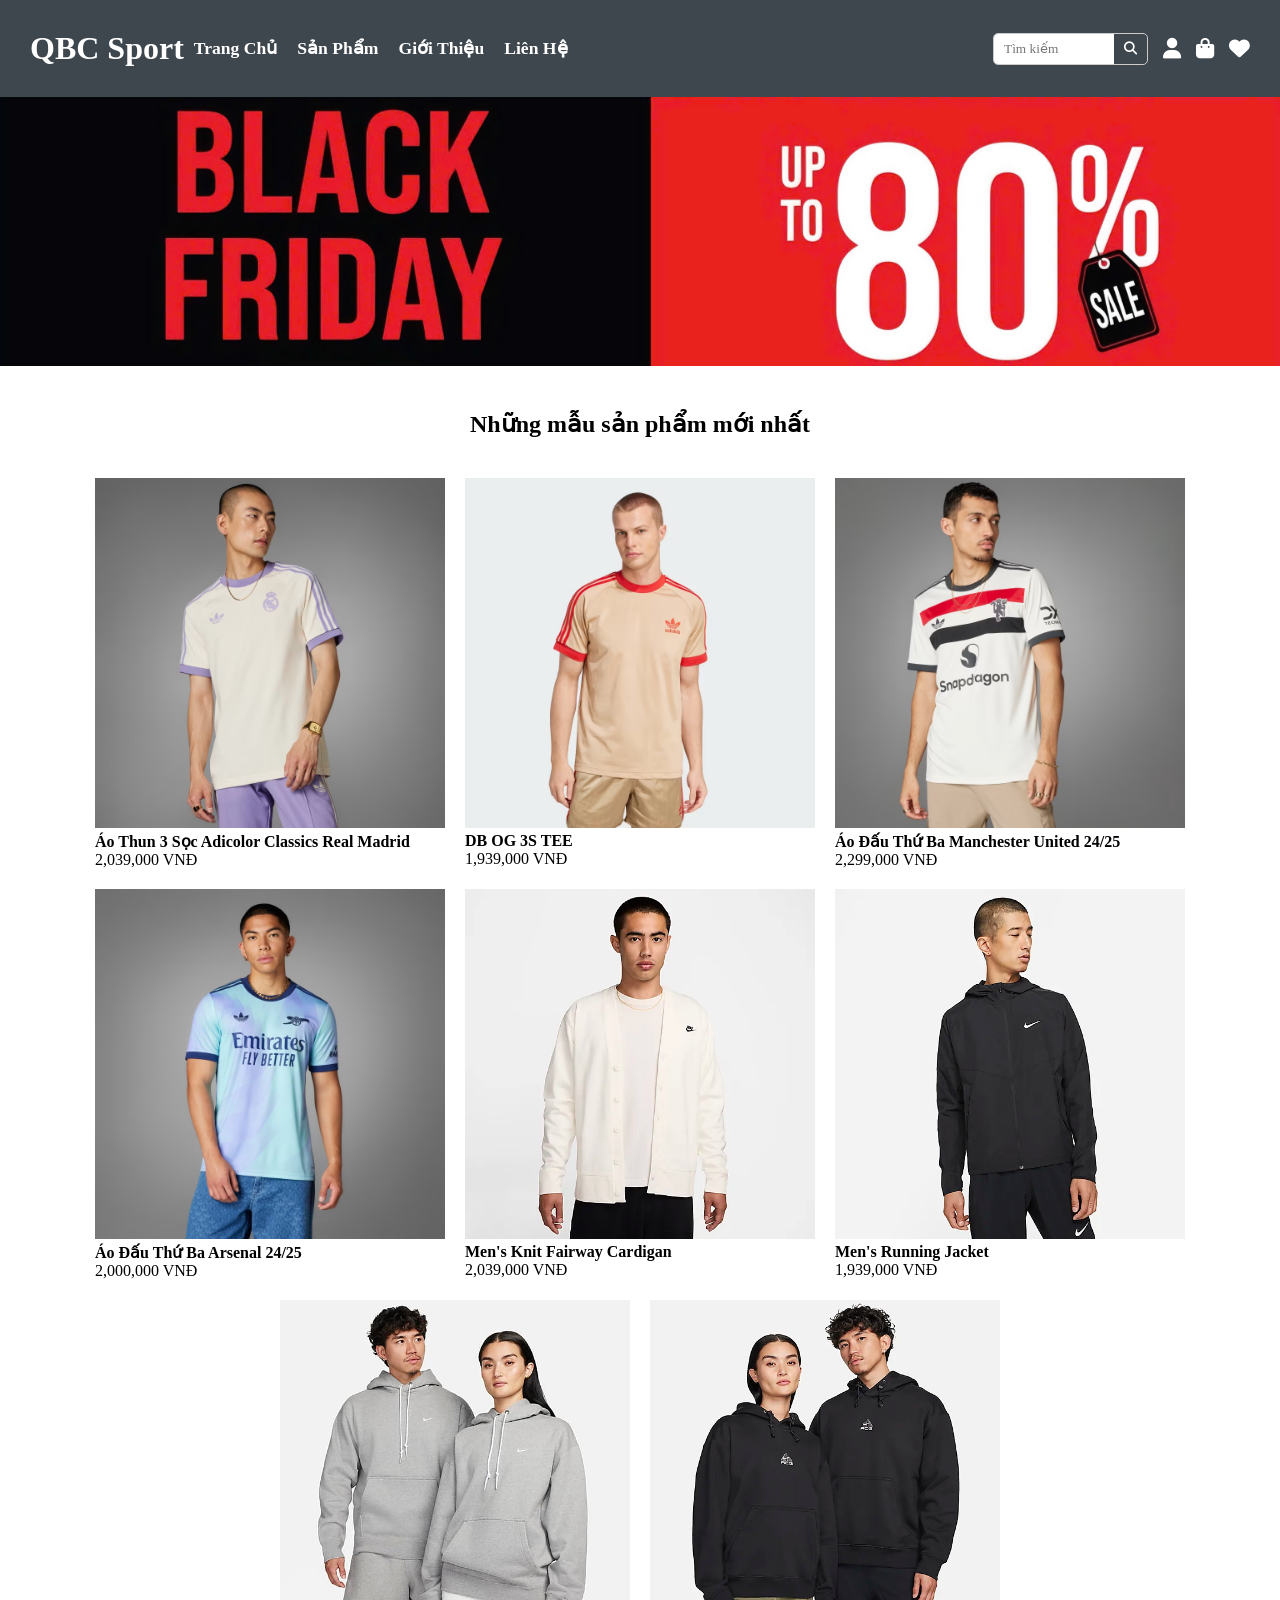
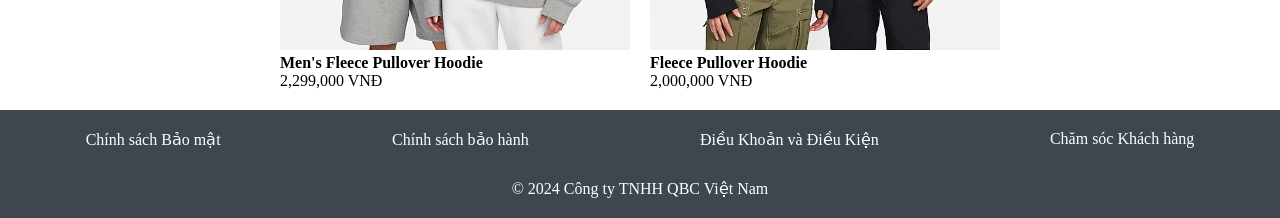
<file: index.html>
<!DOCTYPE html>
<html lang="en">
<head>
    <meta charset="UTF-8">
    <meta name="viewport" content="width=device-width, initial-scale=1.0">
    <title>QBC Sport</title>
    <link rel="stylesheet" href="https://cdnjs.cloudflare.com/ajax/libs/font-awesome/6.6.0/css/all.min.css">
    <link rel="stylesheet" href="home.css">
</head>
<body>
    <div class="header">
        <div class="header-top">
            <div class="menu-top">
                <div class="logo">
                    <h1><a href="home.html">QBC Sport</a></h1>
                </div>
                <div class="menu">
                    <ul>
                        <li><a href="home.html">Trang Chủ</a></li>
                        <li><a href="products.html">Sản Phẩm</a></li>
                        <li><a href="introduce.html">Giới Thiệu</a></li>
                        <li><a href="contact.html">Liên Hệ</a></li>
                    </ul>
                </div>
            </div>
            <div class="search">
                <div class="search-bar">
                    <input type="text" placeholder="Tìm kiếm">
                    <button type="submit"><i class="fa-solid fa-magnifying-glass"></i></button>
                </div>
                <div class="user">
                    <a href="./login.html"><i class="fa fa-user"></i></a>
                </div>
                <div class="cart">
                    <a href=""><i class="fa fa-shopping-bag"></i></a>
                </div>
                <div class="love">
                    <a href=""><i class="fas fa-heart"></i></a>
                </div>
            </div>
        </div>
        <div class="banner">
            <a href=""><img src="./images/z6068214915206_d8c2721a1ab5d81e8f7e0fc2560c360c.jpg" alt="" srcset=""></a>
        </div>
    </div>
    <div class="main">
        <div class="products">
            <h2>Những mẫu sản phẩm mới nhất</h2>
            <div class="list">
                <div class="product">
                    <a href="./purchase.html"><img src="./images/Ao_Thun_3_Soc_Adicolor_Classics_Real_Madrid_trang_IY0057_HM1.avif" alt="Sản Phẩm 1"></a>
                    <h4>Áo Thun 3 Sọc Adicolor Classics Real Madrid</h4>
                    <p>2,039,000 VNĐ</p>
                </div>
                <div class="product">
                    <a href="./purchase.html"><img src="./images/DB_OG_3S_TEE_Be_JM6290_21_model.avif" alt="Sản Phẩm 2"></a>
                    <h4>DB OG 3S TEE</h4>
                    <p>1,939,000 VNĐ</p>
                </div>
                <div class="product">
                    <a href="./purchase.html"><img src="./images/Ao_DJau_Thu_Ba_Manchester_United_24-25_trang_IY7806_HM1.avif" alt="Sản Phẩm 3"></a>
                    <h4>Áo Đấu Thứ Ba Manchester United 24/25</h4>
                    <p>2,299,000 VNĐ</p>
                </div>
                <div class="product">
                    <a href="./purchase.html"><img src="./images/Ao_DJau_Thu_Ba_Arsenal_24-25_Mau_xanh_da_troi_IZ0114_HM1.avif" alt="Sản Phẩm 4"></a>
                    <h4>Áo Đấu Thứ Ba Arsenal 24/25</h4>
                    <p>2,000,000 VNĐ</p>
                </div>
                <div class="product">
                    <a href="./purchase.html"><img src="./images/AS+M+NK+CLUB+FAIRWAY+CARDIGAN.png" alt="Sản Phẩm 1"></a>
                    <h4>Men's Knit Fairway Cardigan</h4>
                    <p>2,039,000 VNĐ</p>
                </div>
                <div class="product">
                    <a href="./purchase.html"><img src="./images/AS+M+NK+RPL+MILER+JKT.png" alt="Sản Phẩm 2"></a>
                    <h4>Men's Running Jacket</h4>
                    <p>1,939,000 VNĐ</p>
                </div>
                <div class="product">
                    <a href="./purchase.html"><img src="./images/AS+M+NK+SOLO+SWSH+FLC+PO+HDY.jpg" alt="Sản Phẩm 3"></a>
                    <h4>Men's Fleece Pullover Hoodie</h4>
                    <p>2,299,000 VNĐ</p>
                </div>
                <div class="product">
                    <a href="./purchase.html"><img src="./images/AS+U+ACG+TF+TUFF+FLC+PO+HOODIE.png" alt="Sản Phẩm 4"></a>
                    <h4>Fleece Pullover Hoodie</h4>
                    <p>2,000,000 VNĐ</p>
                </div>
            </div>
        </div>
    </div>
    <div class="footer">
        <div class="protect">
            <a href="">Chính sách Bảo mật</a>
            <a href="">Chính sách bảo hành</a>
            <a href="">Điều Khoản và Điều Kiện</a>
            <a href="">Chăm sóc Khách hàng</a>
        </div>
        <div class="copyright">
            <p>© 2024 Công ty TNHH QBC Việt Nam</p>
        </div>
    </div>
</body>
</html>
</file>
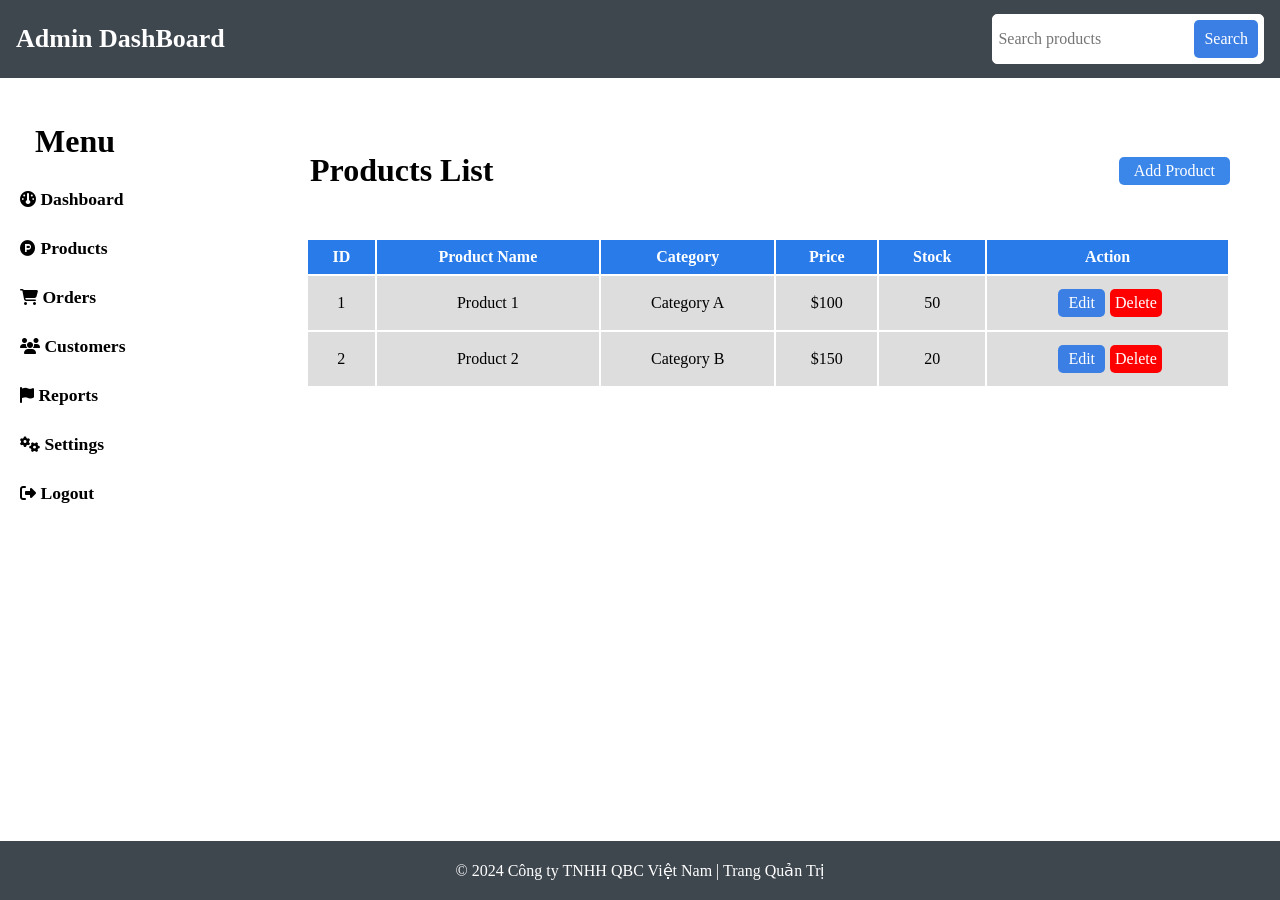
<file: admin.html>
<!DOCTYPE html>
<html lang="en">
<head>
    <meta charset="UTF-8">
    <meta name="viewport" content="width=device-width, initial-scale=1.0">
    <title>BQC Sport Admin</title>
    <link rel="stylesheet" href="https://cdnjs.cloudflare.com/ajax/libs/font-awesome/6.6.0/css/all.min.css">
    <link rel="stylesheet" href="admin.css">
</head>
<body>
    <div class="main">
        <header class="top-header">
            <h1>Admin DashBoard</h1>
            <div class="search-bar">
                <input type="text" placeholder="Search products">
                <button type="submit">Search</button>
            </div>
        </header>
        <div>
            <div class="sidebar">
                <div><h2>Menu</h2></div>
                <ul>
                    <li><a href="#"><i class="fa-solid fa-gauge"></i> Dashboard</a></li>
                    <li><a href="#"><i class="fa-brands fa-product-hunt"></i> Products</a></li>
                    <li><a href="#"><i class="fa-solid fa-cart-shopping"></i> Orders</a></li>
                    <li><a href="#"><i class="fa-solid fa-users"></i> Customers</a></li>
                    <li><a href="#"><i class="fa-solid fa-flag"></i> Reports</a></li>
                    <li><a href="#"><i class="fa-solid fa-gears"></i> Settings</a></li>
                    <li><a href="#"><i class="fa-solid fa-right-from-bracket"></i> Logout</a></li>
                </ul>
            </div>
            <div class="main-content">
                <div class="product-and-button">
                    <h2>Products List</h2>
                    <button>Add Product</button>
                </div>
              <table>
                <tr>
                  <th>ID</th>
                  <th>Product Name</th>
                  <th>Category</th>
                  <th>Price</th>
                  <th>Stock</th>
                  <th>Action</th>
                </tr>
                <tr>
                  <td>1</td>
                  <td>Product 1</td>
                  <td>Category A</td>
                  <td>$100</td>
                  <td>50</td>
                  <td>
                    <button class="edit-btn">Edit</button
                    ><button class="delete-btn">Delete</button>
                  </td>
                </tr>
                <tr>
                  <td>2</td>
                  <td>Product 2</td>
                  <td>Category B</td>
                  <td>$150</td>
                  <td>20</td>
                  <td>
                    <button class="edit-btn">Edit</button
                    ><button class="delete-btn">Delete</button>
                  </td>
                </tr>
              </table>
            </div>
        </div>
    </div>
    <div class="footer">
        <div class="copyright">
            <p>© 2024 Công ty TNHH QBC Việt Nam | Trang Quản Trị</p>
        </div>
    </div>
</body>
</file>
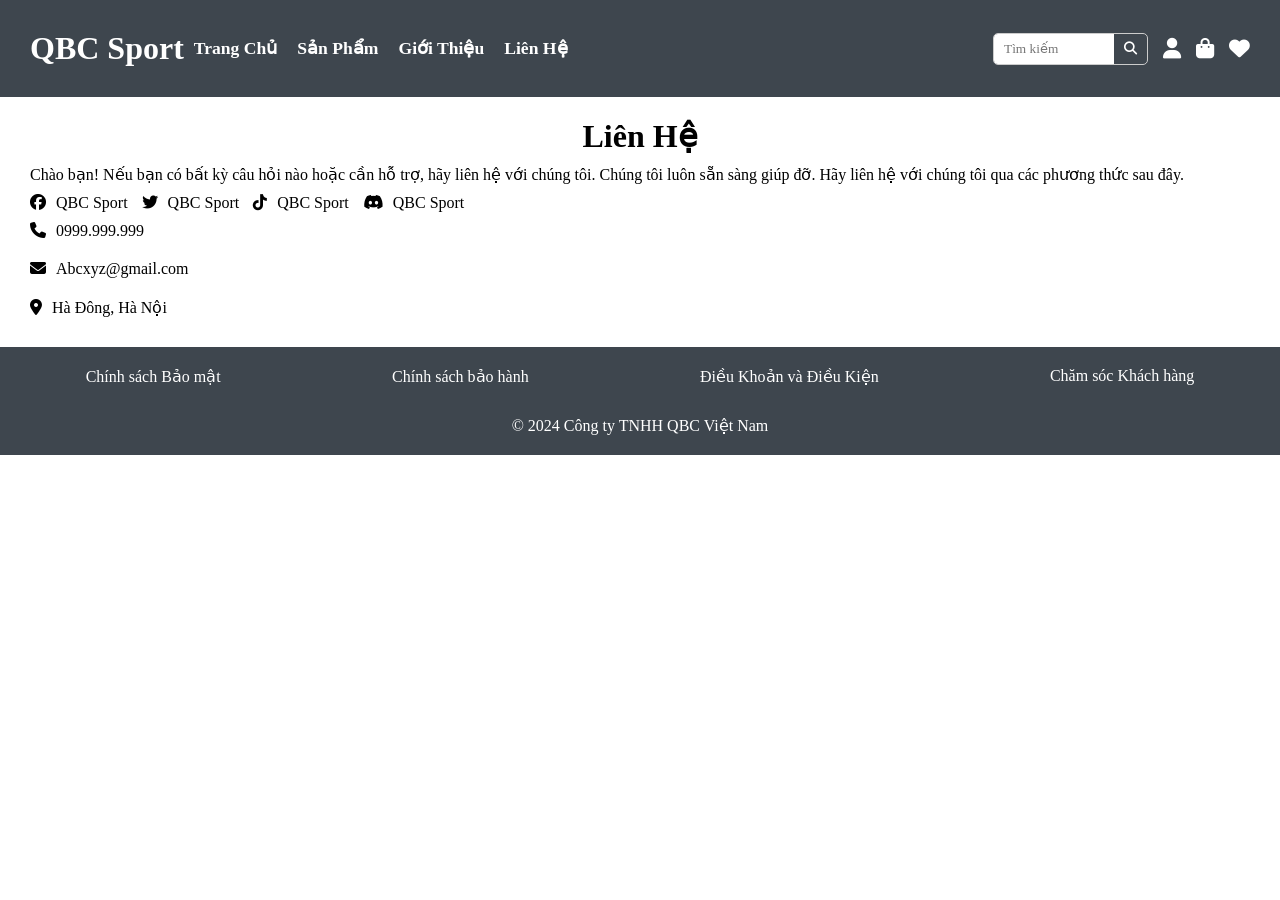
<file: contact.html>
<!DOCTYPE html>
<html lang="en">
<head>
    <meta charset="UTF-8">
    <meta name="viewport" content="width=device-width, initial-scale=1.0">
    <title>QBC Sport Liên Hệ</title>
    <link rel="stylesheet" href="https://cdnjs.cloudflare.com/ajax/libs/font-awesome/6.6.0/css/all.min.css">
    <link rel="stylesheet" href="contact.css">
</head>
<body>
    <div class="header"> 
        <div class="header-top">
            <div class="menu-top">
                <div class="logo">
                    <h1><a href="home.html">QBC Sport</a></h1>
                </div>
                <div class="menu">
                    <ul>
                        <li><a href="home.html">Trang Chủ</a></li>
                        <li><a href="products.html">Sản Phẩm</a></li>
                        <li><a href="introduce.html">Giới Thiệu</a></li>
                        <li><a href="contact.html">Liên Hệ</a></li>
                    </ul>
                </div>
            </div>
            <div class="search">
                <div class="search-bar">
                    <input type="text" placeholder="Tìm kiếm">
                    <button type="submit"><i class="fa-solid fa-magnifying-glass"></i></button>
                </div>
                <div class="user">
                    <a href="./login.html"><i class="fa fa-user"></i></a>
                </div>
                <div class="cart">
                    <a href=""><i class="fa fa-shopping-bag"></i></a>
                </div>
                <div class="love">
                    <a href=""><i class="fas fa-heart"></i></a>
                </div>
            </div>
        </div>
    </div>
    <div class="main">
        <h1>Liên Hệ</h1>
        <p>Chào bạn! Nếu bạn có bất kỳ câu hỏi nào hoặc cần hỗ trợ, hãy liên hệ với chúng tôi. Chúng tôi luôn sẵn sàng giúp đỡ. Hãy liên hệ với chúng tôi qua các phương thức sau đây.</p>
        <div class="social">
            <a href=""><i class="fa-brands fa-facebook"></i>QBC Sport</a>
            <a href=""><i class="fa-brands fa-twitter"></i>QBC Sport</a>
            <a href=""><i class="fa-brands fa-tiktok"></i>QBC Sport</a>
            <a href=""><i class="fa-brands fa-discord"></i>QBC Sport</a>
        </div>
        <div class="contact">
            <p><i class="fa-solid fa-phone"></i>0999.999.999</p>
            <p><i class="fa-solid fa-envelope"></i>Abcxyz@gmail.com</p>
            <p><i class="fa-solid fa-location-dot"></i>Hà Đông, Hà Nội</p>
        </div>
    </div>
    <div class="footer">
        <div class="protect">
            <a href="">Chính sách Bảo mật</a>
            <a href="">Chính sách bảo hành</a>
            <a href="">Điều Khoản và Điều Kiện</a>
            <a href="">Chăm sóc Khách hàng</a>
        </div>
        <div class="copyright">
            <p>© 2024 Công ty TNHH QBC Việt Nam</p>
        </div>
    </div>
</body>
</html>
</file>
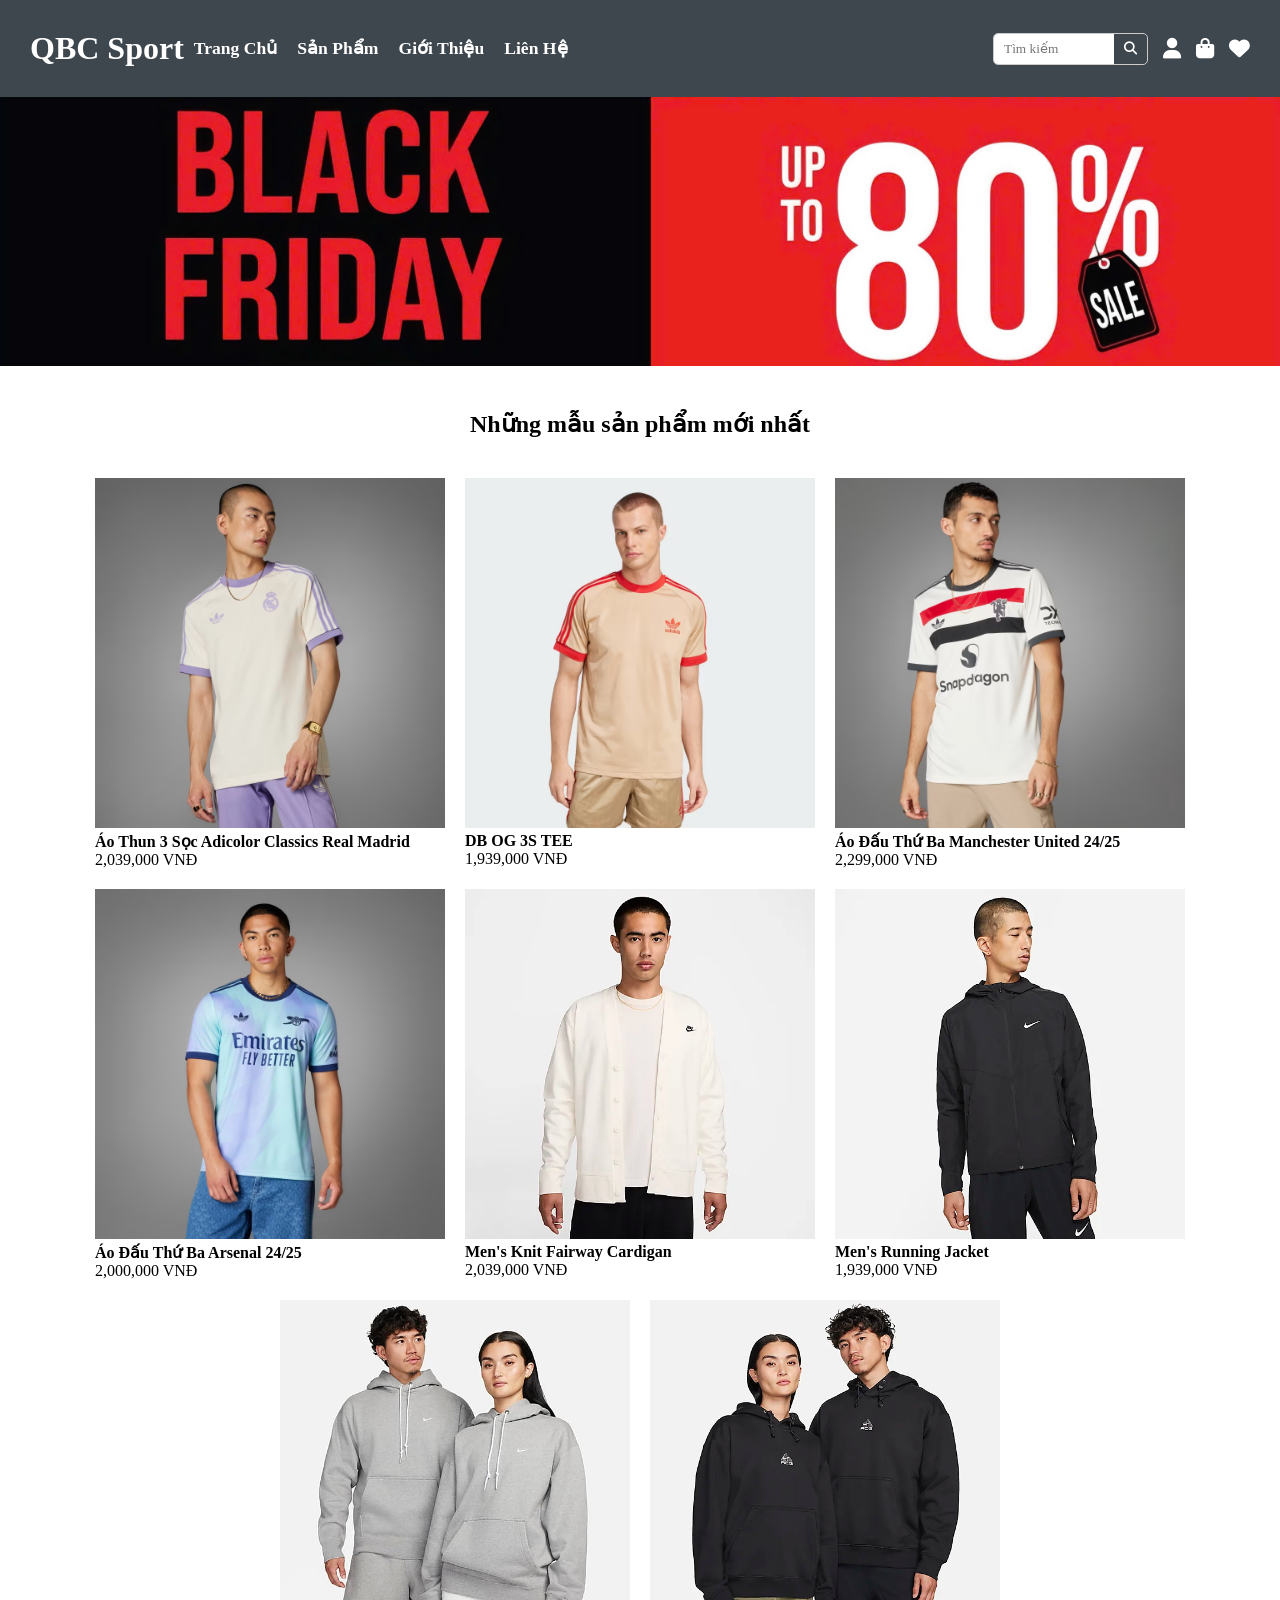
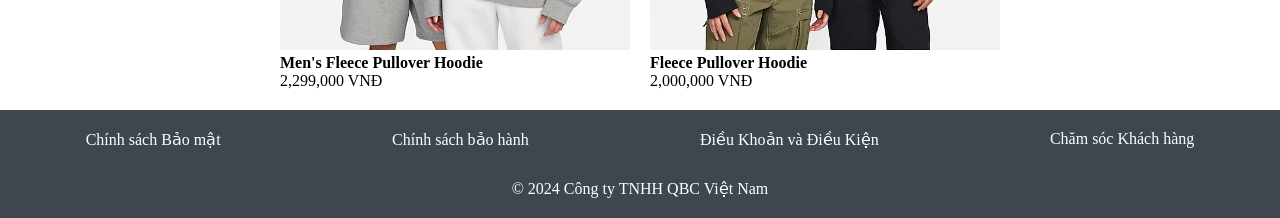
<file: home.html>
<!DOCTYPE html>
<html lang="en">
<head>
    <meta charset="UTF-8">
    <meta name="viewport" content="width=device-width, initial-scale=1.0">
    <title>QBC Sport</title>
    <link rel="stylesheet" href="https://cdnjs.cloudflare.com/ajax/libs/font-awesome/6.6.0/css/all.min.css">
    <link rel="stylesheet" href="home.css">
</head>
<body>
    <div class="header">
        <div class="header-top">
            <div class="menu-top">
                <div class="logo">
                    <h1><a href="home.html">QBC Sport</a></h1>
                </div>
                <div class="menu">
                    <ul>
                        <li><a href="home.html">Trang Chủ</a></li>
                        <li><a href="products.html">Sản Phẩm</a></li>
                        <li><a href="introduce.html">Giới Thiệu</a></li>
                        <li><a href="contact.html">Liên Hệ</a></li>
                    </ul>
                </div>
            </div>
            <div class="search">
                <div class="search-bar">
                    <input type="text" placeholder="Tìm kiếm">
                    <button type="submit"><i class="fa-solid fa-magnifying-glass"></i></button>
                </div>
                <div class="user">
                    <a href="./login.html"><i class="fa fa-user"></i></a>
                </div>
                <div class="cart">
                    <a href=""><i class="fa fa-shopping-bag"></i></a>
                </div>
                <div class="love">
                    <a href=""><i class="fas fa-heart"></i></a>
                </div>
            </div>
        </div>
        <div class="banner">
            <a href=""><img src="./images/z6068214915206_d8c2721a1ab5d81e8f7e0fc2560c360c.jpg" alt="" srcset=""></a>
        </div>
    </div>
    <div class="main">
        <div class="products">
            <h2>Những mẫu sản phẩm mới nhất</h2>
            <div class="list">
                <div class="product">
                    <a href="./purchase.html"><img src="./images/Ao_Thun_3_Soc_Adicolor_Classics_Real_Madrid_trang_IY0057_HM1.avif" alt="Sản Phẩm 1"></a>
                    <h4>Áo Thun 3 Sọc Adicolor Classics Real Madrid</h4>
                    <p>2,039,000 VNĐ</p>
                </div>
                <div class="product">
                    <a href="./purchase.html"><img src="./images/DB_OG_3S_TEE_Be_JM6290_21_model.avif" alt="Sản Phẩm 2"></a>
                    <h4>DB OG 3S TEE</h4>
                    <p>1,939,000 VNĐ</p>
                </div>
                <div class="product">
                    <a href="./purchase.html"><img src="./images/Ao_DJau_Thu_Ba_Manchester_United_24-25_trang_IY7806_HM1.avif" alt="Sản Phẩm 3"></a>
                    <h4>Áo Đấu Thứ Ba Manchester United 24/25</h4>
                    <p>2,299,000 VNĐ</p>
                </div>
                <div class="product">
                    <a href="./purchase.html"><img src="./images/Ao_DJau_Thu_Ba_Arsenal_24-25_Mau_xanh_da_troi_IZ0114_HM1.avif" alt="Sản Phẩm 4"></a>
                    <h4>Áo Đấu Thứ Ba Arsenal 24/25</h4>
                    <p>2,000,000 VNĐ</p>
                </div>
                <div class="product">
                    <a href="./purchase.html"><img src="./images/AS+M+NK+CLUB+FAIRWAY+CARDIGAN.png" alt="Sản Phẩm 1"></a>
                    <h4>Men's Knit Fairway Cardigan</h4>
                    <p>2,039,000 VNĐ</p>
                </div>
                <div class="product">
                    <a href="./purchase.html"><img src="./images/AS+M+NK+RPL+MILER+JKT.png" alt="Sản Phẩm 2"></a>
                    <h4>Men's Running Jacket</h4>
                    <p>1,939,000 VNĐ</p>
                </div>
                <div class="product">
                    <a href="./purchase.html"><img src="./images/AS+M+NK+SOLO+SWSH+FLC+PO+HDY.jpg" alt="Sản Phẩm 3"></a>
                    <h4>Men's Fleece Pullover Hoodie</h4>
                    <p>2,299,000 VNĐ</p>
                </div>
                <div class="product">
                    <a href="./purchase.html"><img src="./images/AS+U+ACG+TF+TUFF+FLC+PO+HOODIE.png" alt="Sản Phẩm 4"></a>
                    <h4>Fleece Pullover Hoodie</h4>
                    <p>2,000,000 VNĐ</p>
                </div>
            </div>
        </div>
    </div>
    <div class="footer">
        <div class="protect">
            <a href="">Chính sách Bảo mật</a>
            <a href="">Chính sách bảo hành</a>
            <a href="">Điều Khoản và Điều Kiện</a>
            <a href="">Chăm sóc Khách hàng</a>
        </div>
        <div class="copyright">
            <p>© 2024 Công ty TNHH QBC Việt Nam</p>
        </div>
    </div>
</body>
</html>
</file>
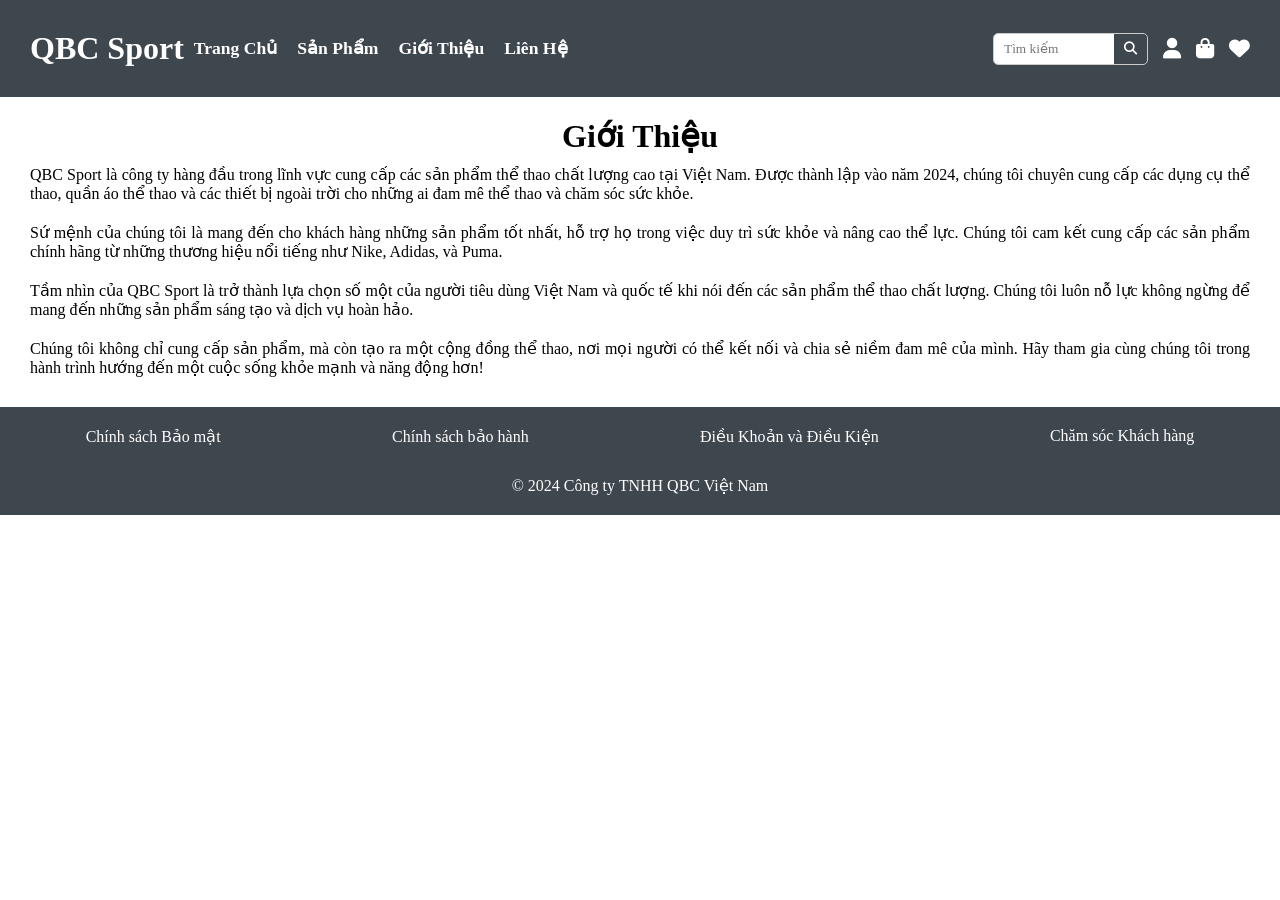
<file: introduce.html>
<!DOCTYPE html>
<html lang="en">
<head>
    <meta charset="UTF-8">
    <meta name="viewport" content="width=device-width, initial-scale=1.0">
    <title>QBC Sport Giới Thiệu</title>
    <link rel="stylesheet" href="https://cdnjs.cloudflare.com/ajax/libs/font-awesome/6.6.0/css/all.min.css">
    <link rel="stylesheet" href="introduce.css">
</head>
<body>
    <div class="header"> 
        <div class="header-top">
            <div class="menu-top">
                <div class="logo">
                    <h1><a href="home.html">QBC Sport</a></h1>
                </div>
                <div class="menu">
                    <ul>
                        <li><a href="home.html">Trang Chủ</a></li>
                        <li><a href="products.html">Sản Phẩm</a></li>
                        <li><a href="introduce.html">Giới Thiệu</a></li>
                        <li><a href="contact.html">Liên Hệ</a></li>
                    </ul>
                </div>
            </div>
            <div class="search">
                <div class="search-bar">
                    <input type="text" placeholder="Tìm kiếm">
                    <button type="submit"><i class="fa-solid fa-magnifying-glass"></i></button>
                </div>
                <div class="user">
                    <a href="./login.html"><i class="fa fa-user"></i></a>
                </div>
                <div class="cart">
                    <a href=""><i class="fa fa-shopping-bag"></i></a>
                </div>
                <div class="love">
                    <a href=""><i class="fas fa-heart"></i></a>
                </div>
            </div>
        </div>
    </div>
    <div class="main">
        <h1>Giới Thiệu</h1>
        <p>QBC Sport là công ty hàng đầu trong lĩnh vực cung cấp các sản phẩm thể thao chất lượng cao tại Việt Nam. Được thành lập vào năm 2024, chúng tôi chuyên cung cấp các dụng cụ thể thao, quần áo thể thao và các thiết bị ngoài trời cho những ai đam mê thể thao và chăm sóc sức khỏe.</p>
        <p>Sứ mệnh của chúng tôi là mang đến cho khách hàng những sản phẩm tốt nhất, hỗ trợ họ trong việc duy trì sức khỏe và nâng cao thể lực. Chúng tôi cam kết cung cấp các sản phẩm chính hãng từ những thương hiệu nổi tiếng như Nike, Adidas, và Puma.</p>
        <p>Tầm nhìn của QBC Sport là trở thành lựa chọn số một của người tiêu dùng Việt Nam và quốc tế khi nói đến các sản phẩm thể thao chất lượng. Chúng tôi luôn nỗ lực không ngừng để mang đến những sản phẩm sáng tạo và dịch vụ hoàn hảo.</p>
        <p>Chúng tôi không chỉ cung cấp sản phẩm, mà còn tạo ra một cộng đồng thể thao, nơi mọi người có thể kết nối và chia sẻ niềm đam mê của mình. Hãy tham gia cùng chúng tôi trong hành trình hướng đến một cuộc sống khỏe mạnh và năng động hơn!</p>
    </div>
    <div class="footer">
        <div class="protect">
            <a href="">Chính sách Bảo mật</a>
            <a href="">Chính sách bảo hành</a>
            <a href="">Điều Khoản và Điều Kiện</a>
            <a href="">Chăm sóc Khách hàng</a>
        </div>
        <div class="copyright">
            <p>© 2024 Công ty TNHH QBC Việt Nam</p>
        </div>
    </div>
</body>
</html>
</file>
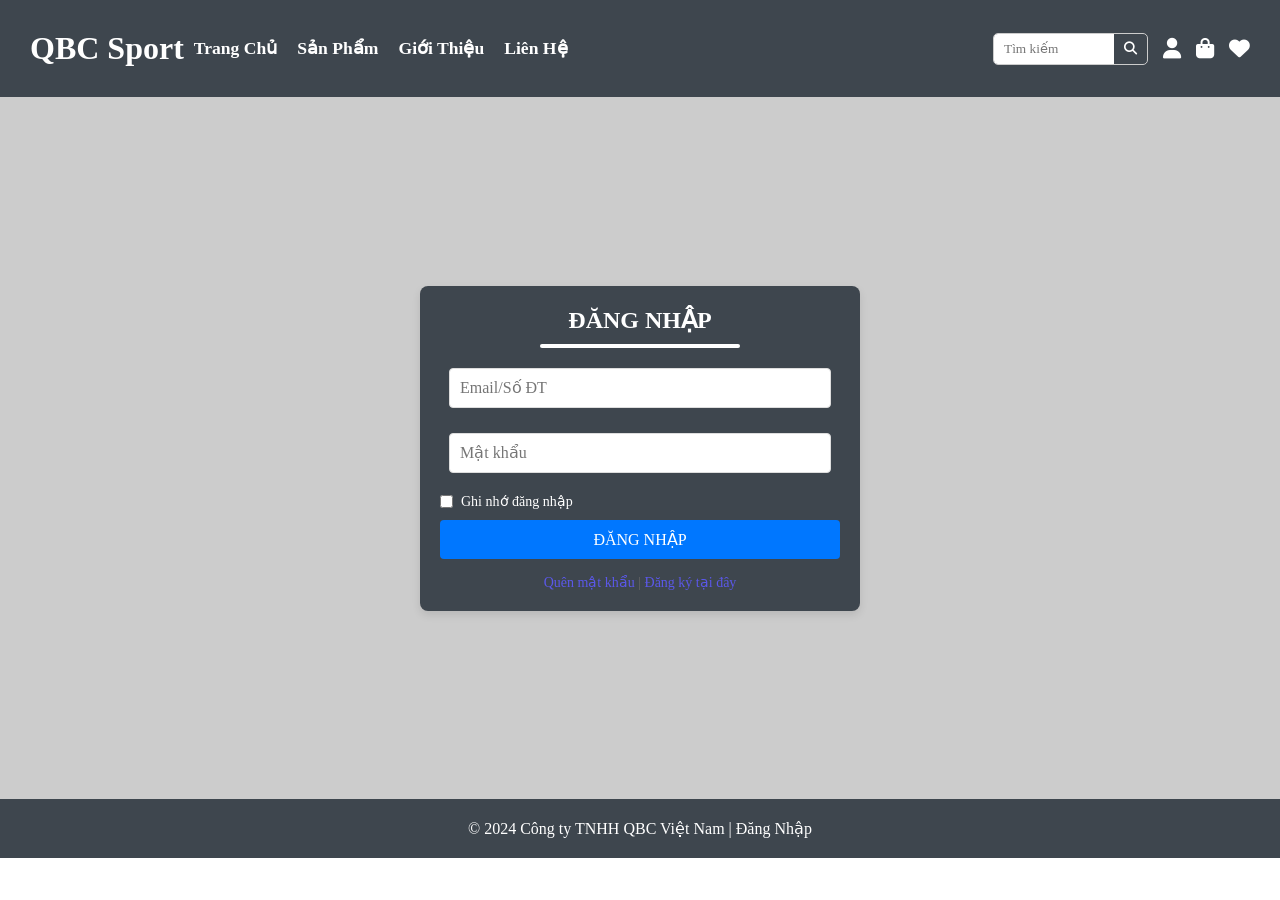
<file: login.html>
<!DOCTYPE html>
<html lang="en">
<head>
    <meta charset="UTF-8">
    <meta name="viewport" content="width=device-width, initial-scale=1.0">
    <title>BQC Sport Đăng Nhập</title>
    <link rel="stylesheet" href="https://cdnjs.cloudflare.com/ajax/libs/font-awesome/6.6.0/css/all.min.css">

    <link rel="stylesheet" href="login.css">
</head>
<body>
    <div class="header"> 
        <div class="header-top">
            <div class="menu-top">
                <div class="logo">
                    <h1><a href="home.html">QBC Sport</a></h1> 
                </div>
                <div class="menu">
                    <ul>
                        <li><a href="home.html">Trang Chủ</a></li>
                        <li><a href="cart.html">Sản Phẩm</a></li>
                        <li><a href="introduce.html">Giới Thiệu</a></li>
                        <li><a href="contact.html">Liên Hệ</a></li>
                    </ul>
                </div>
            </div>
            <div class="search">
                <div class="search-bar">
                    <input type="text" placeholder="Tìm kiếm">
                    <button type="submit"><i class="fa-solid fa-magnifying-glass"></i></button>
                </div>
                <div class="user">
                    <a href=""><i class="fa fa-user"></i></a>
                </div>
                <div class="cart">
                    <a href=""><i class="fa fa-shopping-bag"></i></a>
                </div>
                <div class="love">
                    <a href=""><i class="fas fa-heart"></i></a>
                </div>
            </div>
        </div>
    </div>
    <div class="main">
        <div class="login-container">
            <h2>ĐĂNG NHẬP</h2>
            <div class="progress-bar"></div>
            <form id="loginForm">
                <div class="input-group">
                    <input type="text" id="username" placeholder="Email/Số ĐT" required>
                </div>
                <div class="input-group">
                    <input type="password" id="password" placeholder="Mật khẩu" required>
                </div>
                <div class="remember-me">
                    <input type="checkbox" id="remember-me">
                    <label for="remember-me">Ghi nhớ đăng nhập</label>
                </div>
                <button type="submit" class="btn-login">ĐĂNG NHẬP</button>
                <div id="error" class="error"></div>
            </form>
            <div class="links">
                <a href="#">Quên mật khẩu</a> | <a href="signup.html">Đăng ký tại đây</a>
            </div>
        </div>
    </div>
    <script>
        const loginForm = document.getElementById('loginForm');
        const errorDiv = document.getElementById('error');
        const adminUsername = "admin";
        const adminPassword = "123456";

        loginForm.addEventListener('submit', function(e) {
            e.preventDefault();
            const username = document.getElementById('username').value;
            const password = document.getElementById('password').value;
            if (username === adminUsername && password === adminPassword) {
                window.location.href = "admin.html";
            } else {
                errorDiv.textContent = "Invalid username or password!";
            }
        });
    </script>
    <div class="footer">
        <div class="copyright">
            <p>© 2024 Công ty TNHH QBC Việt Nam | Đăng Nhập</p>
        </div>
    </div>
</body>
</file>
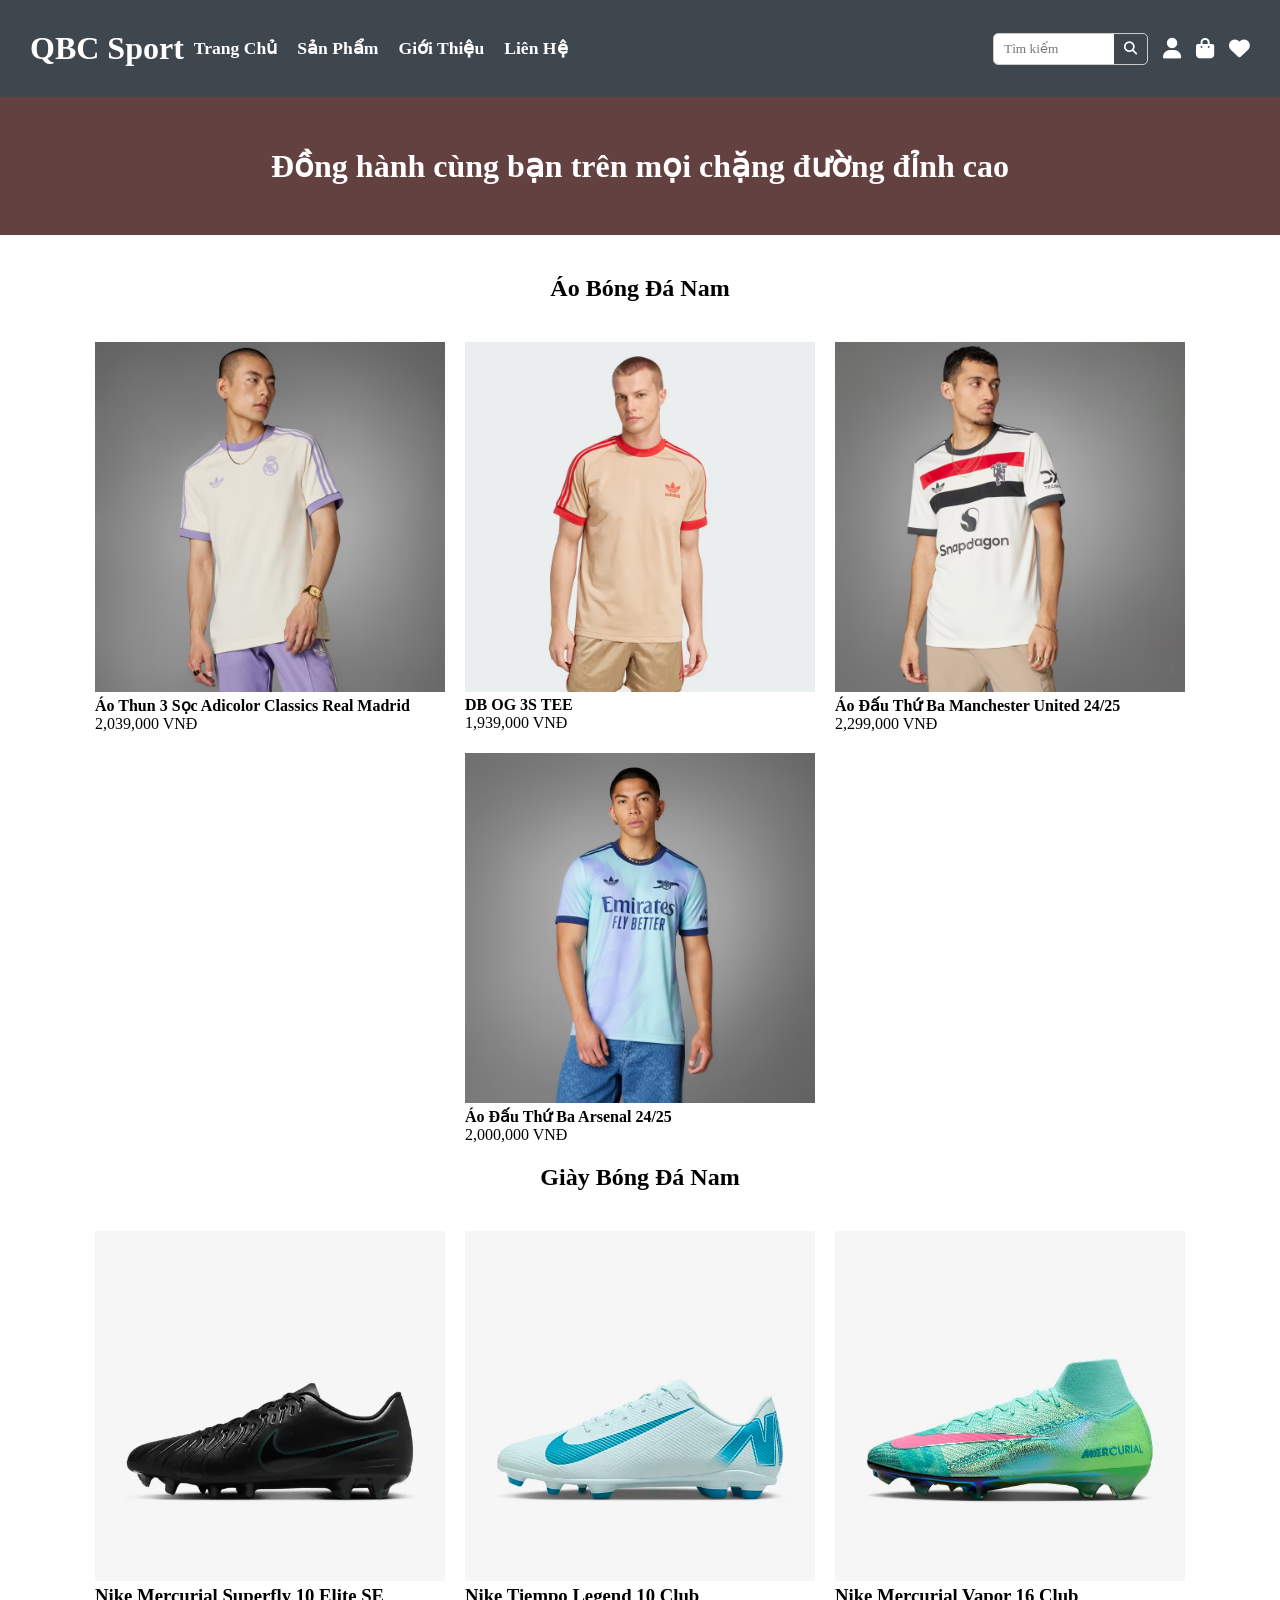
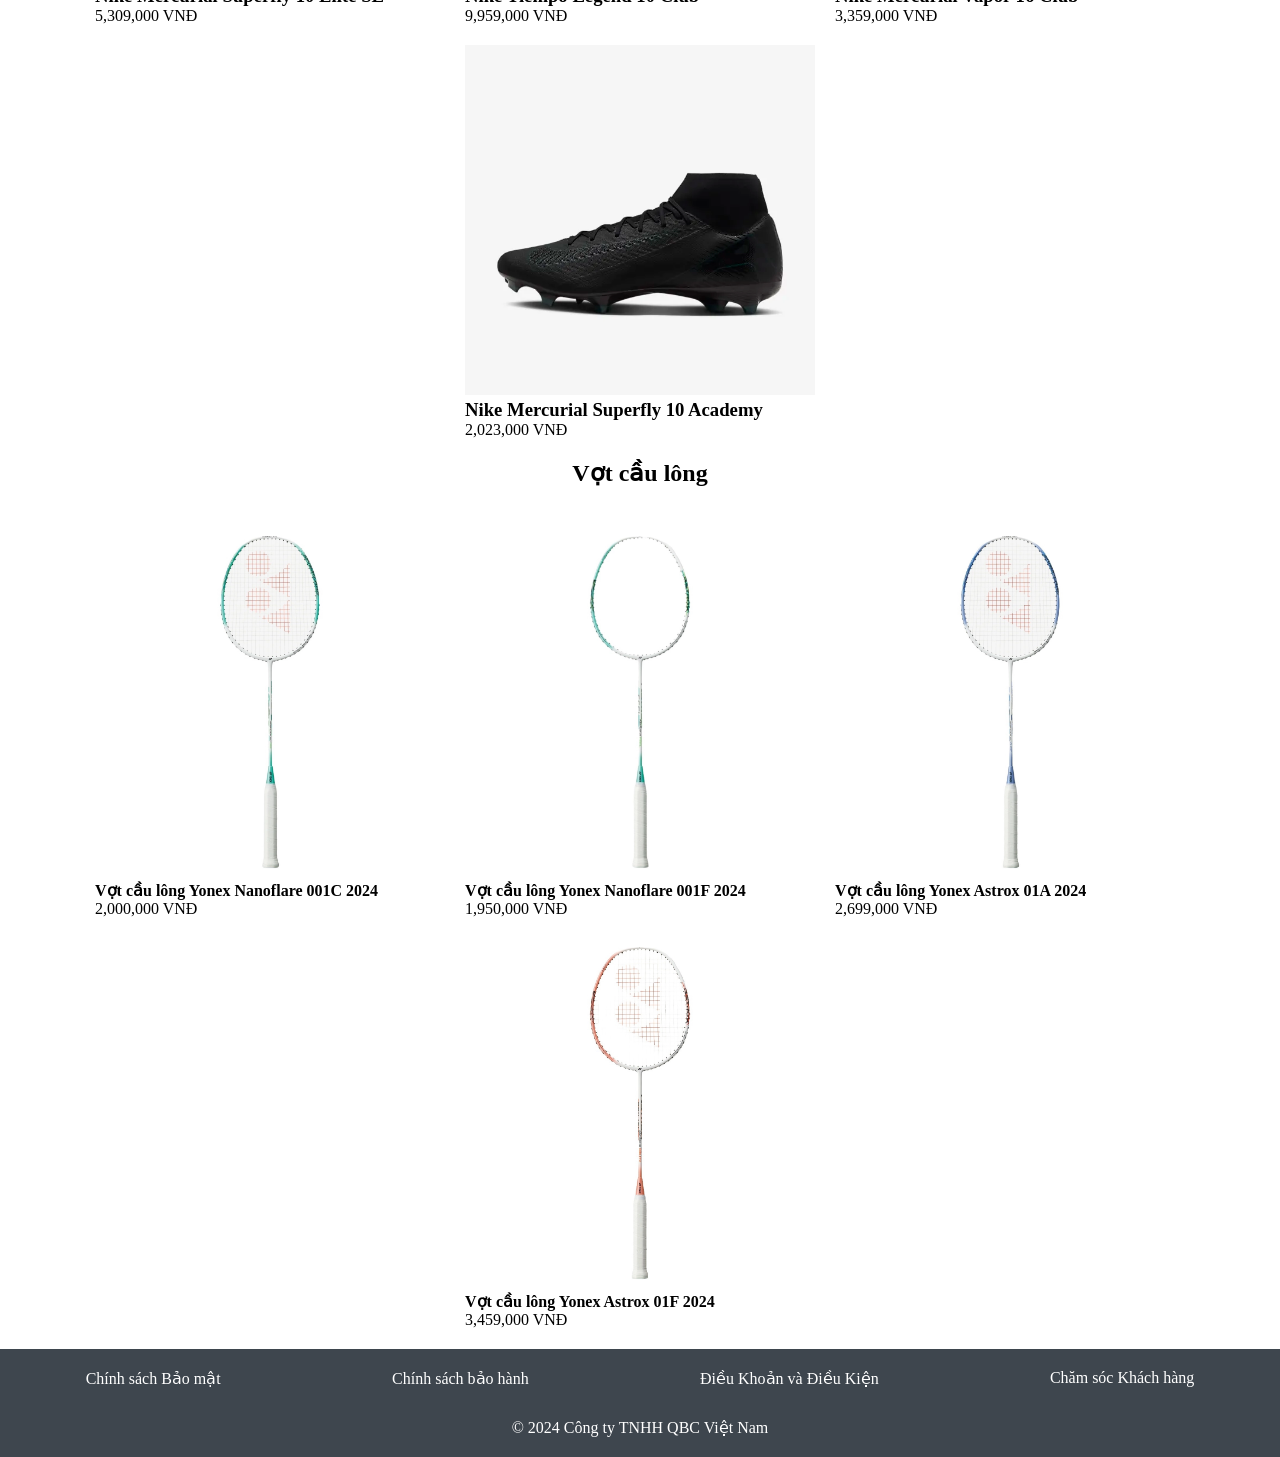
<file: products.html>
<!DOCTYPE html>
<html lang="en">
<head>
    <meta charset="UTF-8">
    <meta name="viewport" content="width=device-width, initial-scale=1.0">
    <title>QBC Sport Sản Phẩm</title>
    <link rel="stylesheet" href="https://cdnjs.cloudflare.com/ajax/libs/font-awesome/6.6.0/css/all.min.css">
    <link rel="stylesheet" href="products.css">
</head>
<body>
    <div class="header">
        <div class="header-top">
            <div class="menu-top">
                <div class="logo">
                    <h1><a href="home.html">QBC Sport</a></h1>
                </div>
                <div class="menu">
                    <ul>
                        <li><a href="home.html">Trang Chủ</a></li>
                        <li><a href="products.html">Sản Phẩm</a></li>
                        <li><a href="introduce.html">Giới Thiệu</a></li>
                        <li><a href="contact.html">Liên Hệ</a></li>
                    </ul>
                </div>
            </div>
            <div class="search">
                <div class="search-bar">
                    <input type="text" placeholder="Tìm kiếm">
                    <button type="submit"><i class="fa-solid fa-magnifying-glass"></i></button>
                </div>
                <div class="user">
                    <a href="./login.html"><i class="fa fa-user"></i></a>
                </div>
                <div class="cart">
                    <a href=""><i class="fa fa-shopping-bag"></i></a>
                </div>
                <div class="love">
                    <a href=""><i class="fas fa-heart"></i></a>
                </div>
            </div>
        </div>
        <div class="banner">
            <h1>Đồng hành cùng bạn trên mọi chặng đường đỉnh cao</h1>
        </div>
    </div>
    <div class="main">
        <div class="products">
            <h2>Áo Bóng Đá Nam</h2>
            <div class="list">
                <div class="product">
                    <a href="./purchase.html"><img src="./images/Ao_Thun_3_Soc_Adicolor_Classics_Real_Madrid_trang_IY0057_HM1.avif" alt="Sản Phẩm 1"></a>
                    <h4>Áo Thun 3 Sọc Adicolor Classics Real Madrid</h4>
                    <p>2,039,000 VNĐ</p>
                </div>
                <div class="product">
                    <a href="./purchase.html"><img src="./images/DB_OG_3S_TEE_Be_JM6290_21_model.avif" alt="Sản Phẩm 2"></a>
                    <h4>DB OG 3S TEE</h4>
                    <p>1,939,000 VNĐ</p>
                </div>
                <div class="product">
                    <a href="./purchase.html"><img src="./images/Ao_DJau_Thu_Ba_Manchester_United_24-25_trang_IY7806_HM1.avif" alt="Sản Phẩm 3"></a>
                    <h4>Áo Đấu Thứ Ba Manchester United 24/25</h4>
                    <p>2,299,000 VNĐ</p>
                </div>
                <div class="product">
                    <a href="./purchase.html"><img src="./images/Ao_DJau_Thu_Ba_Arsenal_24-25_Mau_xanh_da_troi_IZ0114_HM1.avif" alt="Sản Phẩm 4"></a>
                    <h4>Áo Đấu Thứ Ba Arsenal 24/25</h4>
                    <p>2,000,000 VNĐ</p>
                </div>
            </div>
            <h2>Giày Bóng Đá Nam</h2>
            <div class="list">
                <div class="product">
                    <a href="./purchase.html"><img src="./images/LEGEND+10+CLUB+FG_MG.png" alt="Sản Phẩm 1"></a>
                    <h3>Nike Mercurial Superfly 10 Elite SE</h3>
                    <p>5,309,000 VNĐ</p>
                </div>
                <div class="product">
                    <a href="./purchase.html"><img src="./images/VAPOR+16+CLUB+FG_MG.png" alt="Sản Phẩm 2"></a>
                    <h3>Nike Tiempo Legend 10 Club</h3>
                    <p>9,959,000 VNĐ</p>
                </div>
                <div class="product">
                    <a href="./purchase.html"><img src="./images/ZM+SUPERFLY+10+ELITE+SE+FG.png" alt="Sản Phẩm 3"></a>
                    <h3>Nike Mercurial Vapor 16 Club</h3>
                    <p>3,359,000 VNĐ</p>
                </div>
                <div class="product">
                    <a href="./purchase.html"><img src="./images/ZM+SUPERFLY+10+ACAD+FG_MG.png" alt="Sản Phẩm 4"></a>
                    <h3>Nike Mercurial Superfly 10 Academy</h3>
                    <p>2,023,000 VNĐ</p>
                </div>
            </div>
            <h2>Vợt cầu lông</h2>
            <div class="list">
                <div class="product">
                    <a href="./purchase.html"><img src="./images/vot-cau-long-yonex-nanoflare-001f-2024-white-mint-chinh-hang_1731869565.webp" alt="Sản Phẩm 1"></a>
                    <h4>Vợt cầu lông Yonex Nanoflare 001C 2024</h4>
                    <p>2,000,000 VNĐ</p>
                </div>
                <div class="product">
                    <a href="./purchase.html"><img src="./images/vot-cau-long-yonex-astrox-01f-2024-white-mint-chinh-hang_1731868931.webp" alt="Sản Phẩm 2"></a>
                    <h4>Vợt cầu lông Yonex Nanoflare 001F 2024</h4>
                    <p>1,950,000 VNĐ</p>
                </div>
                <div class="product">
                    <a href="./purchase.html"><img src="./images/vot-cau-long-yonex-nanoflare-001c-2024-white-sax-chinh-hang_1731869399.webp" alt="Sản Phẩm 3"></a>
                    <h4>Vợt cầu lông Yonex Astrox 01A 2024</h4>
                    <p>2,699,000 VNĐ</p>
                </div>
                <div class="product">
                    <a href="./purchase.html"><img src="./images/vot-cau-long-yonex-astrox-01a-2024-white-pink-chinh-hang_1731868377.webp" alt="Sản Phẩm 4"></a>
                    <h4>Vợt cầu lông Yonex Astrox 01F 2024</h4>
                    <p>3,459,000 VNĐ</p>
                </div>
            </div>
        </div>
    </div>
    <div class="footer">
        <div class="protect">
            <a href="">Chính sách Bảo mật</a>
            <a href="">Chính sách bảo hành</a>
            <a href="">Điều Khoản và Điều Kiện</a>
            <a href="">Chăm sóc Khách hàng</a>
        </div>
        <div class="copyright">
            <p>© 2024 Công ty TNHH QBC Việt Nam</p>
        </div>
    </div>
</body>
</html>
</file>
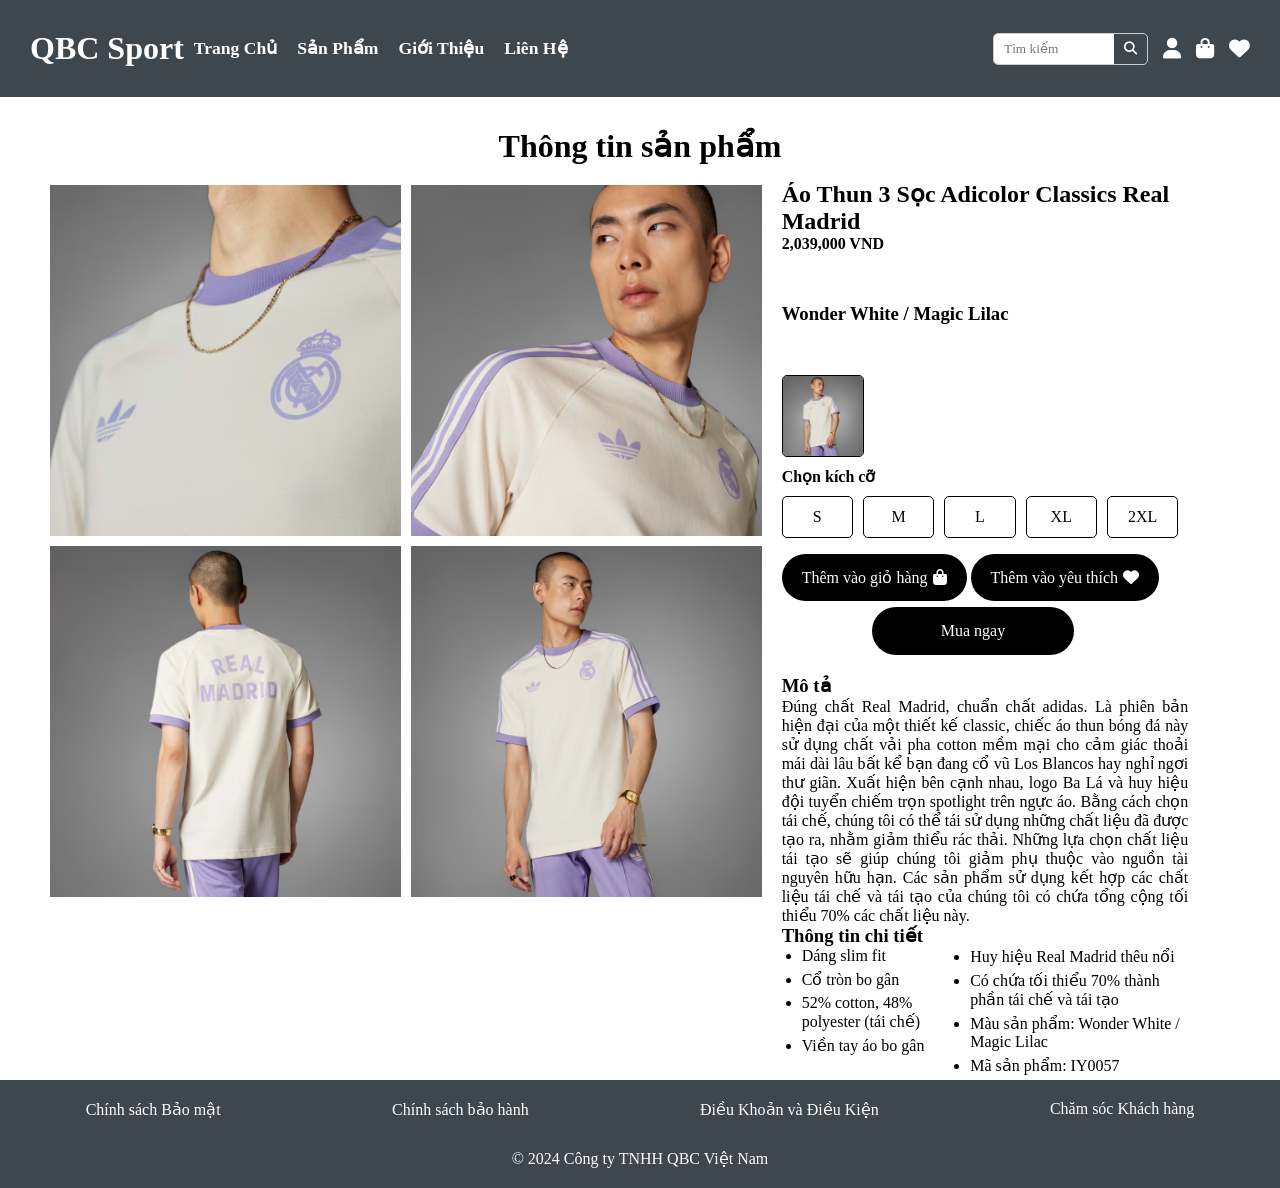
<file: purchase.html>
<!DOCTYPE html>
<html lang="en">
<head>
    <meta charset="UTF-8">
    <meta name="viewport" content="width=device-width, initial-scale=1.0">
    <title>QBC Sport</title>
    <link rel="stylesheet" href="https://cdnjs.cloudflare.com/ajax/libs/font-awesome/6.6.0/css/all.min.css">
    <link rel="stylesheet" href="purchase.css">
</head>
<body>
    <div class="header"> 
        <div class="header-top">
            <div class="menu-top">
                <div class="logo">
                    <h1><a href="home.html">QBC Sport</a></h1>
                </div>
                <div class="menu">
                    <ul>
                        <li><a href="home.html">Trang Chủ</a></li>
                        <li><a href="products.html">Sản Phẩm</a></li>
                        <li><a href="introduce.html">Giới Thiệu</a></li>
                        <li><a href="contact.html">Liên Hệ</a></li>
                    </ul>
                </div>
            </div>
            <div class="search">
                <div class="search-bar">
                    <input type="text" placeholder="Tìm kiếm">
                    <button type="submit"><i class="fa-solid fa-magnifying-glass"></i></button>
                </div>
                <div class="user">
                    <a href="./login.html"><i class="fa fa-user"></i></a>
                </div>
                <div class="cart">
                    <a href=""><i class="fa fa-shopping-bag"></i></a>
                </div>
                <div class="love">
                    <a href=""><i class="fas fa-heart"></i></a>
                </div>
            </div>
        </div>
    </div>
    <div class="main">
        <h1>Thông tin sản phẩm</h1>
        <div class="product-img col-7 col-lg-12 col-md-12 col-sm-12">
            <img src="./images/Ao_Thun_3_Soc_Adicolor_Classics_Real_Madrid_trang_IY0057_HM5.avif" alt="">
            <img src="./images/Ao_Thun_3_Soc_Adicolor_Classics_Real_Madrid_trang_IY0057_HM4.avif" alt="">
            <img src="./images/Ao_Thun_3_Soc_Adicolor_Classics_Real_Madrid_trang_IY0057_HM3_hover.avif" alt="">
            <img src="./images/Ao_Thun_3_Soc_Adicolor_Classics_Real_Madrid_trang_IY0057_HM1.avif" alt="">
        </div>
        <div class="content col-4 col-lg-12 col-md-12 col-sm-12">
            <div class="name">
                <h2>Áo Thun 3 Sọc Adicolor Classics Real Madrid</h2>
                <p>2,039,000 VND</p>
            </div>
            <div class="attribute">
                <h3>Wonder White / Magic Lilac</h3>
            </div>
            <div class="img-container">
                <img src="./images/Ao_Thun_3_Soc_Adicolor_Classics_Real_Madrid_trang_IY0057_HM1.avif" alt="">
            </div>
            <div class="size">
                <h4>Chọn kích cỡ</h4>
                <ul>
                    <li class="size-box">S</li>
                    <li class="size-box">M</li>
                    <li class="size-box">L</li>
                    <li class="size-box">XL</li>
                    <li class="size-box">2XL</li>
                </ul>
            </div>
            <div class="menu-bar">
                <a href=""class="add-to-bag">Thêm vào giỏ hàng<i class="fa fa-shopping-bag"></i></a>
                <a href=""class="favorite">Thêm vào yêu thích<i class="fas fa-heart"></i></a> 
            </div>
            <div class="buynow">
                <a href="./purchase.html">Mua ngay</a>
            </div>
            <div class="description">
                <h3>Mô tả</h3>
                <p>Đúng chất Real Madrid, chuẩn chất adidas. Là phiên bản hiện đại của một thiết kế classic, chiếc áo thun bóng đá này sử dụng chất vải pha cotton mềm mại cho cảm giác thoải mái dài lâu bất kể bạn đang cổ vũ Los Blancos hay nghỉ ngơi thư giãn. Xuất hiện bên cạnh nhau, logo Ba Lá và huy hiệu đội tuyển chiếm trọn spotlight trên ngực áo. Bằng cách chọn tái chế, chúng tôi có thể tái sử dụng những chất liệu đã được tạo ra, nhằm giảm thiểu rác thải. Những lựa chọn chất liệu tái tạo sẽ giúp chúng tôi giảm phụ thuộc vào nguồn tài nguyên hữu hạn. Các sản phẩm sử dụng kết hợp các chất liệu tái chế và tái tạo của chúng tôi có chứa tổng cộng tối thiểu 70% các chất liệu này.</p>
            </div>
            <div class="details">
                <h3>Thông tin chi tiết</h3>
                <div class="table">
                    <ul>
                        <li>Dáng slim fit</li>
                        <li>Cổ tròn bo gân</li>
                        <li>52% cotton, 48% polyester (tái chế)</li>
                        <li>Viền tay áo bo gân</li>
                    </ul>
                    <ul>
                        <li>Huy hiệu Real Madrid thêu nổi</li>
                        <li>Có chứa tối thiểu 70% thành phần tái chế và tái tạo</li>
                        <li>Màu sản phẩm: Wonder White / Magic Lilac</li>
                        <li>Mã sản phẩm: IY0057</li>
                    </ul>
                </div>
            </div>
        </div>
    </div>
    <div class="footer">
        <div class="protect">
            <a href="">Chính sách Bảo mật</a>
            <a href="">Chính sách bảo hành</a>
            <a href="">Điều Khoản và Điều Kiện</a>
            <a href="">Chăm sóc Khách hàng</a>
        </div>
        <div class="copyright">
            <p>© 2024 Công ty TNHH QBC Việt Nam</p>
        </div>
    </div>
</body>
</html>
</file>
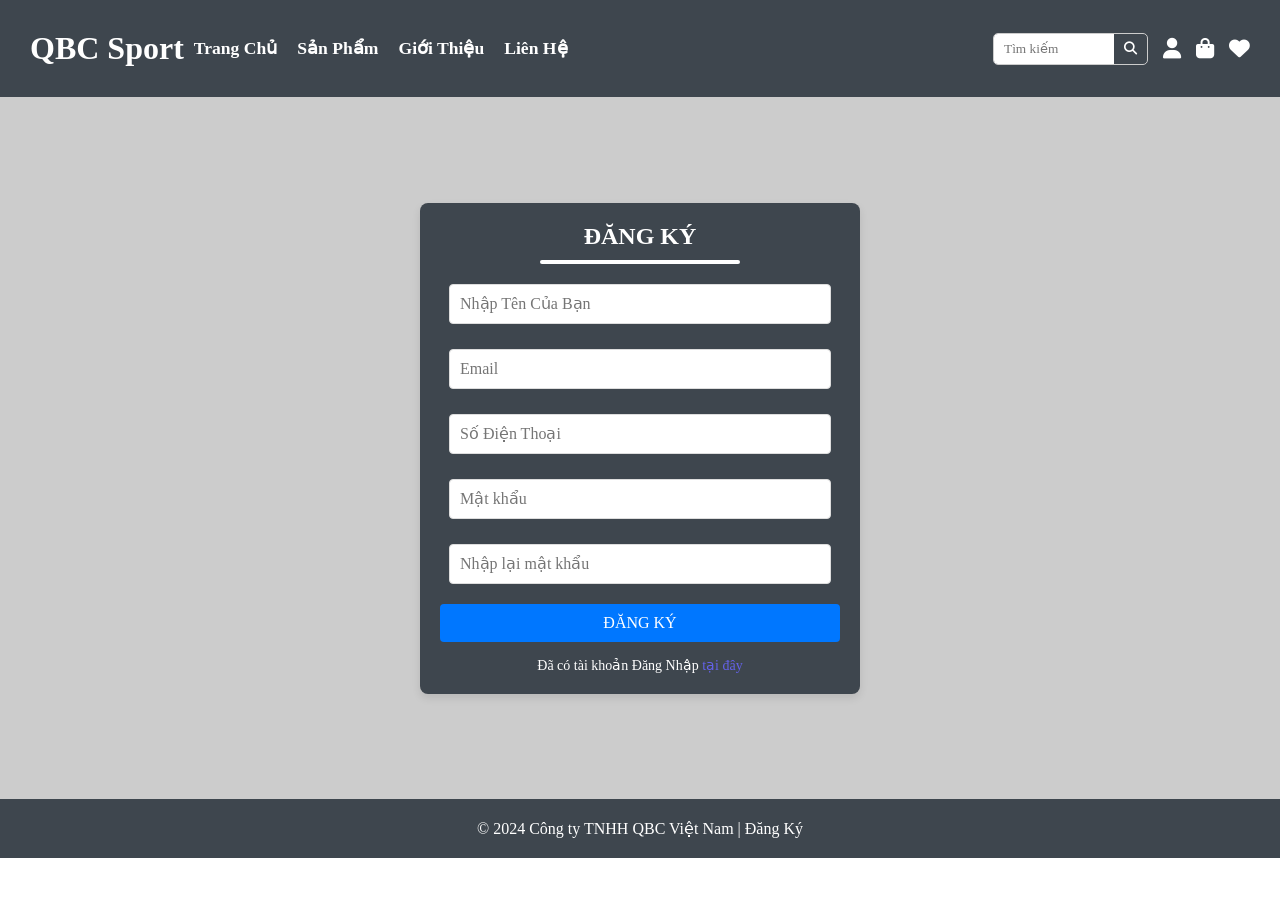
<file: signup.html>
<!DOCTYPE html>
<html lang="en">
<head>
    <meta charset="UTF-8">
    <meta name="viewport" content="width=device-width, initial-scale=1.0">
    <title>BQC Sport Đăng Ký</title>
    <link rel="stylesheet" href="https://cdnjs.cloudflare.com/ajax/libs/font-awesome/6.6.0/css/all.min.css">
    <link rel="stylesheet" href="signup.css">
</head>
<body>
    <div class="header"> 
        <div class="header-top">
            <div class="menu-top">
                <div class="logo">
                    <h1><a href="home.html">QBC Sport</a></h1>
                </div>
                <div class="menu">
                    <ul>
                        <li><a href="home.html">Trang Chủ</a></li>
                        <li><a href="cart.html">Sản Phẩm</a></li>
                        <li><a href="introduce.html">Giới Thiệu</a></li>
                        <li><a href="contact.html">Liên Hệ</a></li>
                    </ul>
                </div>
            </div>
            <div class="search">
                <div class="search-bar">
                    <input type="text" placeholder="Tìm kiếm">
                    <button type="submit"><i class="fa-solid fa-magnifying-glass"></i></button>
                </div>
                <div class="user">
                    <a href=""><i class="fa fa-user"></i></a>
                </div>
                <div class="cart">
                    <a href=""><i class="fa fa-shopping-bag"></i></a>
                </div>
                <div class="love">
                    <a href=""><i class="fas fa-heart"></i></a>
                </div>
            </div>
        </div>
    </div>
    <div class="main">
        <div class="login-container">
            <h2>ĐĂNG KÝ</h2>
            <div class="progress-bar"></div>
            <form>
                <div class="input-group">
                    <input type="text" placeholder="Nhập Tên Của Bạn" required>
                </div>
                <div class="input-group">
                    <input type="text" placeholder="Email" required>
                </div>
                <div class="input-group">
                    <input type="text" placeholder="Số Điện Thoại" required>
                </div>
                <div class="input-group">
                    <input type="password" placeholder="Mật khẩu" required>
                </div>
                <div class="input-group">
                    <input type="password" placeholder="Nhập lại mật khẩu" required>
                </div>
                <button type="submit" class="btn-login">ĐĂNG KÝ</button>
            </form>
            <div class="links">
                <p>Đã có tài khoản Đăng Nhập </p> 
                <a href="login.html">tại đây</a>
            </div>
        </div>
    </div>
    <div class="footer">
        <div class="copyright">
            <p>© 2024 Công ty TNHH QBC Việt Nam | Đăng Ký</p>
        </div>
    </div>
</body>
</file>
<file: home.css>
*{
    margin: 0;
    padding: 0;
}
*{
    font-family: Cambria, Cochin, Georgia, Times, 'Times New Roman', serif;
}
a{
    text-decoration: none;
    color: white;
}
.search{
    display: flex;
    align-items: center;
}
.search div{
    margin-left: 15px;
    font-size: 1.3em;
}
/* search-bar */
.search-bar {
    display: flex;
    align-items: center;
    border: 1px solid #ccc;
    border-radius: 5px;
    overflow: hidden;
    height: 30px;
}
.search-bar input {
    border: none;
    outline: none;
    padding: 10px;
    width: 100px;
}
.search-bar button {
    background: none;
    border: none;
    padding: 10px;
    cursor: pointer;
    color: white;
}
.header-top{
    background-color: rgb(62, 70, 78);
    padding: 30px;
    display: flex;
    align-items: center;
    justify-content: space-between;
}
.menu-top{
    display: flex;
    align-items: center;
}
.banner img {
    width: 100%;
}
.menu ul{
    display: flex;
}
.menu ul li{
    list-style: none;
    margin: 0 10px;
}
.menu ul li a{
    color: white;
    font-weight: bold;
    font-size: 1.1em;
}
@media (max-width: 1024px) {
    .menu {
      display: none;
    }
}
.products h2{
    text-align: center;
    padding: 20px;
}
.products {
    padding: 20px;
}
.list {
    display: flex;
    justify-content:center;
    flex-wrap: wrap;
    gap: 20px;
    margin-top: 20px;
}
.product img {
    width: 350px;
}
.footer{
    background-color:  rgb(62, 70, 78);
}
.protect{
    display: flex;
    justify-content: space-around;
    padding-top: 10px;
}
.protect a{
    color: white;
    padding: 10px;
}
.copyright{
    text-align: center;
    color: white;
    padding: 20px;
}
.col-1{width: 8.33%;}
.col-2{width: 16.66%;}
.col-3{width: 25%;}
.col-4{width: 33.33%;}
.col-5{width: 41.66%;}
.col-6{width: 50%;}
.col-7{width: 58.33%;}
.col-8{width: 66.66%;}
.col-9{width: 75%;}
.col-10{width: 83.33%;}
.col-11{width: 91.66%;}
.col-12{width: 100%;}
.col-13{height: 100%;}
@media only screen and (max-width:1024px){
    .col-lg-1{width: 8.33%;}
    .col-lg-2{width: 16.66%;}
    .col-lg-3{width: 25%;}
    .col-lg-4{width: 33.33%;}
    .col-lg-5{width: 41.66%;}
    .col-lg-6{width: 50%;}
    .col-lg-7{width: 58.33%;}
    .col-lg-8{width: 66.66%;}
    .col-lg-9{width: 75%;}
    .col-lg-10{width: 83.33%;}
    .col-lg-11{width: 91.66%;}
    .col-lg-12{width: 100%;}
    .col-lg-13{height: 100%;}
}
@media only screen and (max-width:768px){
    .col-md-1{width: 8.33%;}
    .col-md-2{width: 16.66%;}
    .col-md-3{width: 25%;}
    .col-md-4{width: 33.33%;}
    .col-md-5{width: 41.66%;}
    .col-md-6{width: 50%;}
    .col-md-7{width: 58.33%;}
    .col-md-8{width: 66.66%;}
    .col-md-9{width: 75%;}
    .col-md-10{width: 83.33%;}
    .col-md-11{width: 91.66%;}
    .col-md-12{width: 100%;}
    .col-md-13{height: 100%;}
}
@media only screen and (max-width:576px){
    .col-sm-1{width: 8.33%;}
    .col-sm-2{width: 16.66%;}
    .col-sm-3{width: 25%;}
    .col-sm-4{width: 33.33%;}
    .col-sm-5{width: 41.66%;}
    .col-sm-6{width: 50%;}
    .col-sm-7{width: 58.33%;}
    .col-sm-8{width: 66.66%;}
    .col-sm-9{width: 75%;}
    .col-sm-10{width: 83.33%;}
    .col-sm-11{width: 91.66%;}
    .col-sm-12{width: 100%;}
    .col-sm-13{height: 100%;}
}
</file>
<file: admin.css>
* {
    margin: 0;
    padding: 0;
    box-sizing: border-box;
    font-size: 16px;
    font-family: Cambria, Cochin, Georgia, Times, 'Times New Roman', serif;
}
a {
    text-decoration: none;
    color: black;
}
li {
    list-style: none;
}
.top-header {
    background-color: rgb(62, 70, 78);
    display: flex;
    justify-content: space-between;
    align-items: center;
    min-height: 78px;
    padding: 8px 16px;
}
.top-header > h1 {
    font-size: 26px;
    color: #ffffff;
    cursor: pointer;
}
.search-bar{
    border: 1px solid rgb(255, 255, 255);
    padding: 5px;
    border-radius: 5px;
    background-color: #ffffff;
}
.search-bar input{
    border: none;
    outline: none;
}
.search-bar button{
    border: none;
    color: #ffffff;
    background: none;
    background-color: #3b7fe5;
    padding: 10px;
    border-radius: 5px;
    cursor: pointer;
}
.sidebar {
    width: 20%;
    background-color: white;
    color: black;
    padding: 30px 20px;
    float: left;
}
.sidebar ul {
    list-style-type: none;
}
.sidebar ul li {
    line-height: 3.0em;
}
.sidebar ul li a {
    text-decoration: none;
    color: black;
    font-size: 1.1em;
    font-weight: bold;
}
.sidebar h2 {
    font-size: 2em;
    padding: 15px;
}
.main-content {
    width: 80%;
    margin-left: 20%;
    padding: 50px;
}
.product-and-button {
    display: flex;
    justify-content: space-between;
    align-items: center;
    padding-bottom: 45px;
    margin-top: 20px;
}
.product-and-button button {
    background-color: rgb(59, 134, 233);
    border: none;
    border-radius: 5px;
    padding: 5px 15px;
    cursor: pointer;
    color: #ffffff;
}
.product-and-button h2 {
    font-size: 2em;
    padding: 4px;
}
table {
    font-family: Arial, sans-serif;
    border-collapse: collapse;
    width: 100%;
}
td,th {
    border: 2px solid white;
    text-align: center;
    vertical-align: middle;
    padding: 8px;
    color: white;
}
th {
    background-color: rgb(40, 123, 233);
}
td {
    background-color: #dddddd;
    color: black;
}
tr:nth-child(even) {
    background-color: #dddddd;
}
.edit-btn {
    background-color: #3b7fe5;
    border: none;
    border-radius: 5px;
    padding: 5px 10px;
    cursor: pointer;
    color: #ffffff;
    margin: 5px;
}
.delete-btn {
    background-color: #ff0000;
    border: none;
    border-radius: 5px;
    padding: 5px;
    cursor: pointer;
    color: #ffffff;
}
@media (max-width: 768px) {
    .sidebar {
        width: 100%;
        position: relative;
        box-shadow: none;
        top: 0;
    }

    .sidebar ul li {
        text-align: center;
    }

    .main-content {
        width: 100%;
        margin-left: 0;
        padding: 20px;
    }

    .product-and-button {
        flex-direction: column;
        align-items: flex-start;
    }

    .product-and-button button {
        margin-top: 10px;
    }

    .search-bar {
        width: 100%;
    }

    .search-bar > input {
        width: 80%;
    }
}
@media (max-width: 480px) {
    .top-header {
        flex-direction: column;
        text-align: center;
    }
    .product-and-button h2 {
        font-size: 1.5em;
    }

    table {
        font-size: 12px;
    }

    .sidebar h2 {
        font-size: 1.5em;
    }
}
.footer{
    background-color:  rgb(62, 70, 78);
    clear: both;
    position: fixed;
    bottom: 0;
    left: 0;
    width: 100%;
}
.copyright{
    text-align: center;
    color: white;
    padding: 20px;
}
</file>
<file: contact.css>
*{
    margin: 0;
    padding: 0;
}
*{
    font-family: Cambria, Cochin, Georgia, Times, 'Times New Roman', serif;
}
a{
    text-decoration: none;
    color: white;
}
.search{
    display: flex;
    align-items: center;
}
.search div{
    margin-left: 15px;
    font-size: 1.3em;
}
/* search-bar */
.search-bar {
    display: flex;
    align-items: center;
    border: 1px solid #ccc;
    border-radius: 5px;
    overflow: hidden;
    height: 30px;
}
.search-bar input {
    border: none;
    outline: none;
    padding: 10px;
    width: 100px;
}
.search-bar button {
    background: none;
    border: none;
    padding: 10px;
    cursor: pointer;
    color: white;
}
.header-top{
    background-color: rgb(62, 70, 78);
    padding: 30px;
    display: flex;
    align-items: center;
    justify-content: space-between;
}
.menu-top{
    display: flex;
    align-items: center;
}
.menu ul{
    display: flex;
}
.menu ul li{
    list-style: none;
    margin: 0 10px;
}
.menu ul li a{
    color: white;
    font-weight: bold;
    font-size: 1.1em;
}
@media (max-width: 1024px) {
    .menu {
      display: none;
    }
}
.main{
    padding: 20px;
}
.main i{
    margin-right: 10px;
}
.main a{
    color: black;
    margin-left: 10px;
}
.main h1{
    text-align: center;
}
.main p{
    text-align: justify;
    padding: 10px ;
}
.footer{
    background-color:  rgb(62, 70, 78);
}
.protect{
    display: flex;
    justify-content: space-around;
    padding-top: 10px;
}
.protect a{
    color: white;
    padding: 10px;
}
.copyright{
    text-align: center;
    color: white;
    padding: 20px;
}
.col-1{width: 8.33%;}
.col-2{width: 16.66%;}
.col-3{width: 25%;}
.col-4{width: 33.33%;}
.col-5{width: 41.66%;}
.col-6{width: 50%;}
.col-7{width: 58.33%;}
.col-8{width: 66.66%;}
.col-9{width: 75%;}
.col-10{width: 83.33%;}
.col-11{width: 91.66%;}
.col-12{width: 100%;}
@media only screen and (max-width:1024px){
    .col-lg-1{width: 8.33%;}
    .col-lg-2{width: 16.66%;}
    .col-lg-3{width: 25%;}
    .col-lg-4{width: 33.33%;}
    .col-lg-5{width: 41.66%;}
    .col-lg-6{width: 50%;}
    .col-lg-7{width: 58.33%;}
    .col-lg-8{width: 66.66%;}
    .col-lg-9{width: 75%;}
    .col-lg-10{width: 83.33%;}
    .col-lg-11{width: 91.66%;}
    .col-lg-12{width: 100%;}
}
@media only screen and (max-width:768px){
    .col-md-1{width: 8.33%;}
    .col-md-2{width: 16.66%;}
    .col-md-3{width: 25%;}
    .col-md-4{width: 33.33%;}
    .col-md-5{width: 41.66%;}
    .col-md-6{width: 50%;}
    .col-md-7{width: 58.33%;}
    .col-md-8{width: 66.66%;}
    .col-md-9{width: 75%;}
    .col-md-10{width: 83.33%;}
    .col-md-11{width: 91.66%;}
    .col-md-12{width: 100%;}
}
@media only screen and (max-width:576px){
    .col-sm-1{width: 8.33%;}
    .col-sm-2{width: 16.66%;}
    .col-sm-3{width: 25%;}
    .col-sm-4{width: 33.33%;}
    .col-sm-5{width: 41.66%;}
    .col-sm-6{width: 50%;}
    .col-sm-7{width: 58.33%;}
    .col-sm-8{width: 66.66%;}
    .col-sm-9{width: 75%;}
    .col-sm-10{width: 83.33%;}
    .col-sm-11{width: 91.66%;}
    .col-sm-12{width: 100%;}
}
</file>
<file: introduce.css>
*{
    margin: 0;
    padding: 0;
}
*{
    font-family: Cambria, Cochin, Georgia, Times, 'Times New Roman', serif;
}
a{
    text-decoration: none;
    color: white;
}
.search{
    display: flex;
    align-items: center;
}
.search div{
    margin-left: 15px;
    font-size: 1.3em;
}
/* search-bar */
.search-bar {
    display: flex;
    align-items: center;
    border: 1px solid #ccc;
    border-radius: 5px;
    overflow: hidden;
    height: 30px;
}
.search-bar input {
    border: none;
    outline: none;
    padding: 10px;
    width: 100px;
}
.search-bar button {
    background: none;
    border: none;
    padding: 10px;
    cursor: pointer;
    color: white;
}
.header-top{
    background-color: rgb(62, 70, 78);
    padding: 30px;
    display: flex;
    align-items: center;
    justify-content: space-between;
}
.menu-top{
    display: flex;
    align-items: center;
}
.menu ul{
    display: flex;
}
.menu ul li{
    list-style: none;
    margin: 0 10px;
}
.menu ul li a{
    color: white;
    font-weight: bold;
    font-size: 1.1em;
}
@media (max-width: 1024px) {
    .menu {
      display: none;
    }
}
.main{
    padding: 20px;
}
.main h1{
    text-align: center;
}
.main p{
    text-align: justify;
    padding: 10px ;
}
.footer{
    background-color:  rgb(62, 70, 78);
}
.protect{
    display: flex;
    justify-content: space-around;
    padding-top: 10px;
}
.protect a{
    color: white;
    padding: 10px;
}
.copyright{
    text-align: center;
    color: white;
    padding: 20px;
}
.col-1{width: 8.33%;}
.col-2{width: 16.66%;}
.col-3{width: 25%;}
.col-4{width: 33.33%;}
.col-5{width: 41.66%;}
.col-6{width: 50%;}
.col-7{width: 58.33%;}
.col-8{width: 66.66%;}
.col-9{width: 75%;}
.col-10{width: 83.33%;}
.col-11{width: 91.66%;}
.col-12{width: 100%;}
@media only screen and (max-width:1024px){
    .col-lg-1{width: 8.33%;}
    .col-lg-2{width: 16.66%;}
    .col-lg-3{width: 25%;}
    .col-lg-4{width: 33.33%;}
    .col-lg-5{width: 41.66%;}
    .col-lg-6{width: 50%;}
    .col-lg-7{width: 58.33%;}
    .col-lg-8{width: 66.66%;}
    .col-lg-9{width: 75%;}
    .col-lg-10{width: 83.33%;}
    .col-lg-11{width: 91.66%;}
    .col-lg-12{width: 100%;}
}
@media only screen and (max-width:768px){
    .col-md-1{width: 8.33%;}
    .col-md-2{width: 16.66%;}
    .col-md-3{width: 25%;}
    .col-md-4{width: 33.33%;}
    .col-md-5{width: 41.66%;}
    .col-md-6{width: 50%;}
    .col-md-7{width: 58.33%;}
    .col-md-8{width: 66.66%;}
    .col-md-9{width: 75%;}
    .col-md-10{width: 83.33%;}
    .col-md-11{width: 91.66%;}
    .col-md-12{width: 100%;}
}
@media only screen and (max-width:576px){
    .col-sm-1{width: 8.33%;}
    .col-sm-2{width: 16.66%;}
    .col-sm-3{width: 25%;}
    .col-sm-4{width: 33.33%;}
    .col-sm-5{width: 41.66%;}
    .col-sm-6{width: 50%;}
    .col-sm-7{width: 58.33%;}
    .col-sm-8{width: 66.66%;}
    .col-sm-9{width: 75%;}
    .col-sm-10{width: 83.33%;}
    .col-sm-11{width: 91.66%;}
    .col-sm-12{width: 100%;}
}
</file>
<file: login.css>
*{
    margin: 0;
    padding: 0;
}
*{
    font-family: Cambria, Cochin, Georgia, Times, 'Times New Roman', serif;
}
a{
    text-decoration: none;
    color: white;
}
.search{
    display: flex;
    align-items: center;
}
.search div{
    margin-left: 15px;
    font-size: 1.3em;
}
/* search-bar */
.search-bar {
    display: flex;
    align-items: center;
    border: 1px solid #ccc;
    border-radius: 5px;
    overflow: hidden;
    height: 30px;
}
.search-bar input {
    border: none;
    outline: none;
    padding: 10px;
    width: 100px;
}
.search-bar button {
    background: none;
    border: none;
    padding: 10px;
    cursor: pointer;
    color: white;
}
.header-top{
    background-color: rgb(62, 70, 78);
    padding: 30px;
    display: flex;
    align-items: center;
    justify-content: space-between;
}
.menu ul{
    display: flex;
}
.menu ul li{
    list-style: none;
    margin: 0 10px;
}
.menu ul li a{
    color: white;
    font-weight: bold;
    font-size: 1.1em;
}
@media (max-width: 1024px) {
    .menu {
      display: none;
    }
}

.footer{
    background-color:  rgb(62, 70, 78);
}
.copyright{
    text-align: center;
    color: white;
    padding: 20px;
}
.main{
    background-color: #ccc;
    display: flex;
    justify-content: center;
    align-items: center;
    min-height: 78vh;
}
.login-container {
    background-color:rgb(62, 70, 78);
    width: 400px;
    border-radius: 8px;
    box-shadow: 0 4px 8px rgba(0, 0, 0, 0.1);
    padding: 20px;
    text-align: center;
}

.login-container h2 {
    color: #ffffff;
    font-size: 24px;
    margin-bottom: 10px;
}

.progress-bar {
    width: 50%;
    height: 4px;
    background-color: #ffffff;
    margin: 10px auto;
    border-radius: 2px;
}

.input-group {
    margin: 15px 0;
}

.input-group input {
    width: 90%;
    padding: 10px;
    margin: 5px 0;
    font-size: 16px;
    border: 1px solid #ddd;
    border-radius: 4px;
}

.btn-login {
    width: 100%;
    padding: 10px;
    font-size: 16px;
    background-color: #0077ff;
    color: white;
    border: none;
    border-radius: 4px;
    cursor: pointer;
}
.links {
    margin-top: 15px;
    font-size: 14px;
    color: #666;
}

.links a {
    color: #5b58e9;
    text-decoration: none;
}

.links a:hover {
    text-decoration: underline;
}
.remember-me {
    display: flex;
    align-items: center;
    margin: 10px 0;
    font-size: 14px;
    color: #ffffff;
}
.remember-me input {
    margin-right: 8px;
}
.menu-top{
    display: flex;
    align-items: center;
}
</file>
<file: products.css>
*{
    margin: 0;
    padding: 0;
}
*{
    font-family: Cambria, Cochin, Georgia, Times, 'Times New Roman', serif;
}
a{
    text-decoration: none;
    color: white;
}
.search{
    display: flex;
    align-items: center;
}
.search div{
    margin-left: 15px;
    font-size: 1.3em;
}
/* search-bar */
.search-bar {
    display: flex;
    align-items: center;
    border: 1px solid #ccc;
    border-radius: 5px;
    overflow: hidden;
    height: 30px;
}
.search-bar input {
    border: none;
    outline: none;
    padding: 10px;
    width: 100px;
}
.search-bar button {
    background: none;
    border: none;
    padding: 10px;
    cursor: pointer;
    color: white;
}
.header-top{
    background-color: rgb(62, 70, 78);
    padding: 30px;
    display: flex;
    align-items: center;
    justify-content: space-between;
}
.menu-top{
    display: flex;
    align-items: center;
}
.banner {
    text-align: center;
    color: rgb(255, 255, 255);
    background-color: rgb(100, 65, 65);
    padding: 50px;
}
.banner img {
    width: 100%;
}
.menu ul{
    display: flex;
}
.menu ul li{
    list-style: none;
    margin: 0 10px;
}
.menu ul li a{
    color: white;
    font-weight: bold;
    font-size: 1.1em;
}
@media (max-width: 1024px) {
    .menu {
      display: none;
    }
}
.products h2{
    text-align: center;
    padding: 20px;
}
.products {
    padding: 20px;
}
.list {
    display: flex;
    justify-content:center;
    flex-wrap: wrap;
    gap: 20px;
    margin-top: 20px;
}
.product img {
    width: 350px;
}
.footer{
    background-color:  rgb(62, 70, 78);
}
.protect{
    display: flex;
    justify-content: space-around;
    padding-top: 10px;
}
.protect a{
    color: white;
    padding: 10px;
}
.copyright{
    text-align: center;
    color: white;
    padding: 20px;
}
.col-1{width: 8.33%;}
.col-2{width: 16.66%;}
.col-3{width: 25%;}
.col-4{width: 33.33%;}
.col-5{width: 41.66%;}
.col-6{width: 50%;}
.col-7{width: 58.33%;}
.col-8{width: 66.66%;}
.col-9{width: 75%;}
.col-10{width: 83.33%;}
.col-11{width: 91.66%;}
.col-12{width: 100%;}
.col-13{height: 100%;}
@media only screen and (max-width:1024px){
    .col-lg-1{width: 8.33%;}
    .col-lg-2{width: 16.66%;}
    .col-lg-3{width: 25%;}
    .col-lg-4{width: 33.33%;}
    .col-lg-5{width: 41.66%;}
    .col-lg-6{width: 50%;}
    .col-lg-7{width: 58.33%;}
    .col-lg-8{width: 66.66%;}
    .col-lg-9{width: 75%;}
    .col-lg-10{width: 83.33%;}
    .col-lg-11{width: 91.66%;}
    .col-lg-12{width: 100%;}
    .col-lg-13{height: 100%;}
}
@media only screen and (max-width:768px){
    .col-md-1{width: 8.33%;}
    .col-md-2{width: 16.66%;}
    .col-md-3{width: 25%;}
    .col-md-4{width: 33.33%;}
    .col-md-5{width: 41.66%;}
    .col-md-6{width: 50%;}
    .col-md-7{width: 58.33%;}
    .col-md-8{width: 66.66%;}
    .col-md-9{width: 75%;}
    .col-md-10{width: 83.33%;}
    .col-md-11{width: 91.66%;}
    .col-md-12{width: 100%;}
    .col-md-13{height: 100%;}
}
@media only screen and (max-width:576px){
    .col-sm-1{width: 8.33%;}
    .col-sm-2{width: 16.66%;}
    .col-sm-3{width: 25%;}
    .col-sm-4{width: 33.33%;}
    .col-sm-5{width: 41.66%;}
    .col-sm-6{width: 50%;}
    .col-sm-7{width: 58.33%;}
    .col-sm-8{width: 66.66%;}
    .col-sm-9{width: 75%;}
    .col-sm-10{width: 83.33%;}
    .col-sm-11{width: 91.66%;}
    .col-sm-12{width: 100%;}
    .col-sm-13{height: 100%;}
}
</file>
<file: purchase.css>
*{
    margin: 0;
    padding: 0;
}
*{
    font-family: Cambria, Cochin, Georgia, Times, 'Times New Roman', serif;
}
a{
    text-decoration: none;
    color: white;
}
.search{
    display: flex;
    align-items: center;
}
.search div{
    margin-left: 15px;
    font-size: 1.3em;
}
/* search-bar */
.search-bar {
    display: flex;
    align-items: center;
    border: 1px solid #ccc;
    border-radius: 5px;
    overflow: hidden;
    height: 30px;
}
.search-bar input {
    border: none;
    outline: none;
    padding: 10px;
    width: 100px;
}
.search-bar button {
    background: none;
    border: none;
    padding: 10px;
    cursor: pointer;
    color: white;
}
.header-top{
    background-color: rgb(62, 70, 78);
    padding: 30px;
    display: flex;
    align-items: center;
    justify-content: space-between;
}
.menu-top{
    display: flex;
    align-items: center;
}
.menu ul{
    display: flex;
}
.menu ul li{
    list-style: none;
    margin: 0 10px;
}
.menu ul li a{
    color: white;
    font-weight: bold;
    font-size: 1.1em;
}
@media (max-width: 1024px) {
    .menu {
      display: none;
    }
}
.main{
    justify-content: center;
    flex-wrap: wrap;
    padding: 30px;
}
.main h1{
    text-align: center;
}
.product-img{
    display: grid;
    grid-template-columns: repeat(2, 1fr);
    gap: 10px;
    float: left;
    padding: 20px;
}
.product-img img{
    width: 100%;
}
.size ul{
    display: flex;
    list-style: none;
}
.size ul li{
    border: 1px solid black;
    margin-right: 10px;
    padding: 10px ;
}
.size ul li a{
    color: black;
}
.content{
    float: left;
}
.name{
    margin-top: 15px;
    margin-bottom: 50px;
    font-weight: bold;
}
.name img{
    height: 80px;
}
.img-container{
    display: flex;
    cursor: pointer;
}
.attribute{
    margin-bottom: 50px;
}
.img-container img{
    border: 1px solid black;
    border-radius: 5px;
    height: 80px;
    margin-bottom: 10px;
}
.size{
    margin-bottom: 30px;
}
.size h4{
    margin-bottom: 10px;
}
.size-box {
    width: 50px;
    height: 20px;
    border: 1px solid black;
    text-align: center;
    line-height: 20px;
    cursor: pointer;
    border-radius: 5px;
}
.size-box:hover {
    background-color: #898989;
}
.menu-bar{
    margin-bottom: 20px;
}
.add-to-bag, .favorite, .buynow{
    background-color: #000;
    color: #fff;
    width: 40%;
    border: none;
    padding: 15px 20px;
    border-radius: 25px;
    cursor: pointer;
    transition: background-color 0.3s ease-in-out;
} 
.favorite i, .add-to-bag i{
    margin-left: 5px;
}
.add-to-bag:hover, .favorite:hover,.buynow:hover {
    background-color: #938e8e;
}
.description p{
    text-align: justify;
}
.table{
    display: flex;
}
.table ul{
    margin-left: 20px;
}
.table li{
    margin-bottom: 5px;
}
.buynow{
    text-align: center;
    margin-left: 90px;
    margin-bottom: 20px;
}
.footer{
    background-color:  rgb(62, 70, 78);
    clear: both;
}
.protect{
    display: flex;
    justify-content: space-around;
    padding-top: 10px;
}
.protect a{
    color: white;
    padding: 10px;
}
.copyright{
    text-align: center;
    color: white;
    padding: 20px;
}
.col-1{width: 8.33%;}
.col-2{width: 16.66%;}
.col-3{width: 25%;}
.col-4{width: 33.33%;}
.col-5{width: 41.66%;}
.col-6{width: 50%;}
.col-7{width: 58.33%;}
.col-8{width: 66.66%;}
.col-9{width: 75%;}
.col-10{width: 83.33%;}
.col-11{width: 91.66%;}
.col-12{width: 100%;}
@media only screen and (max-width:1024px){
    .col-lg-1{width: 8.33%;}
    .col-lg-2{width: 16.66%;}
    .col-lg-3{width: 25%;}
    .col-lg-4{width: 33.33%;}
    .col-lg-5{width: 41.66%;}
    .col-lg-6{width: 50%;}
    .col-lg-7{width: 58.33%;}
    .col-lg-8{width: 66.66%;}
    .col-lg-9{width: 75%;}
    .col-lg-10{width: 83.33%;}
    .col-lg-11{width: 91.66%;}
    .col-lg-12{width: 100%;}
}
@media only screen and (max-width:768px){
    .col-md-1{width: 8.33%;}
    .col-md-2{width: 16.66%;}
    .col-md-3{width: 25%;}
    .col-md-4{width: 33.33%;}
    .col-md-5{width: 41.66%;}
    .col-md-6{width: 50%;}
    .col-md-7{width: 58.33%;}
    .col-md-8{width: 66.66%;}
    .col-md-9{width: 75%;}
    .col-md-10{width: 83.33%;}
    .col-md-11{width: 91.66%;}
    .col-md-12{width: 100%;}
}
@media only screen and (max-width:576px){
    .col-sm-1{width: 8.33%;}
    .col-sm-2{width: 16.66%;}
    .col-sm-3{width: 25%;}
    .col-sm-4{width: 33.33%;}
    .col-sm-5{width: 41.66%;}
    .col-sm-6{width: 50%;}
    .col-sm-7{width: 58.33%;}
    .col-sm-8{width: 66.66%;}
    .col-sm-9{width: 75%;}
    .col-sm-10{width: 83.33%;}
    .col-sm-11{width: 91.66%;}
    .col-sm-12{width: 100%;}
}
</file>
<file: signup.css>
*{
    margin: 0;
    padding: 0;
}
*{
    font-family: Cambria, Cochin, Georgia, Times, 'Times New Roman', serif;
}
a{
    text-decoration: none;
    color: white;
}
.search{
    display: flex;
    align-items: center;
}
.search div{
    margin-left: 15px;
    font-size: 1.3em;
}
/* search-bar */
.search-bar {
    display: flex;
    align-items: center;
    border: 1px solid #ccc;
    border-radius: 5px;
    overflow: hidden;
    height: 30px;
}
.search-bar input {
    border: none;
    outline: none;
    padding: 10px;
    width: 100px;
}
.search-bar button {
    background: none;
    border: none;
    padding: 10px;
    cursor: pointer;
    color: white;
}
.header-top{
    background-color: rgb(62, 70, 78);
    padding: 30px;
    display: flex;
    align-items: center;
    justify-content: space-between;
}
.menu ul{
    display: flex;
}
.menu ul li{
    list-style: none;
    margin: 0 10px;
}
.menu ul li a{
    color: white;
    font-weight: bold;
    font-size: 1.1em;
}
@media (max-width: 1024px) {
    .menu {
      display: none;
    }
}

.footer{
    background-color:  rgb(62, 70, 78);
}
.copyright{
    text-align: center;
    color: white;
    padding: 20px;
}
.main{
    background-color: #ccc;
    display: flex;
    justify-content: center;
    align-items: center;
    min-height: 78vh;
}
.login-container {
    background-color:rgb(62, 70, 78);
    width: 400px;
    border-radius: 8px;
    box-shadow: 0 4px 8px rgba(0, 0, 0, 0.1);
    padding: 20px;
    text-align: center;
}

.login-container h2 {
    color: #ffffff;
    font-size: 24px;
    margin-bottom: 10px;
}

.progress-bar {
    width: 50%;
    height: 4px;
    background-color: #ffffff;
    margin: 10px auto;
    border-radius: 2px;
}

.input-group {
    margin: 15px 0;
}

.input-group input {
    width: 90%;
    padding: 10px;
    margin: 5px 0;
    font-size: 16px;
    border: 1px solid #ddd;
    border-radius: 4px;
}

.btn-login {
    width: 100%;
    padding: 10px;
    font-size: 16px;
    background-color: #0077ff;
    color: white;
    border: none;
    border-radius: 4px;
    cursor: pointer;
}

.links {
    margin-top: 15px;
    font-size: 14px;
    color: #666;
}
.links p {
    color: #ffffff;
    display: inline-block;
}
.links a {
    color: #6462e9;
    text-decoration: none;
}

.links a:hover {
    text-decoration: underline;
}
.menu-top{
    display: flex;
    align-items: center;
}
</file>
